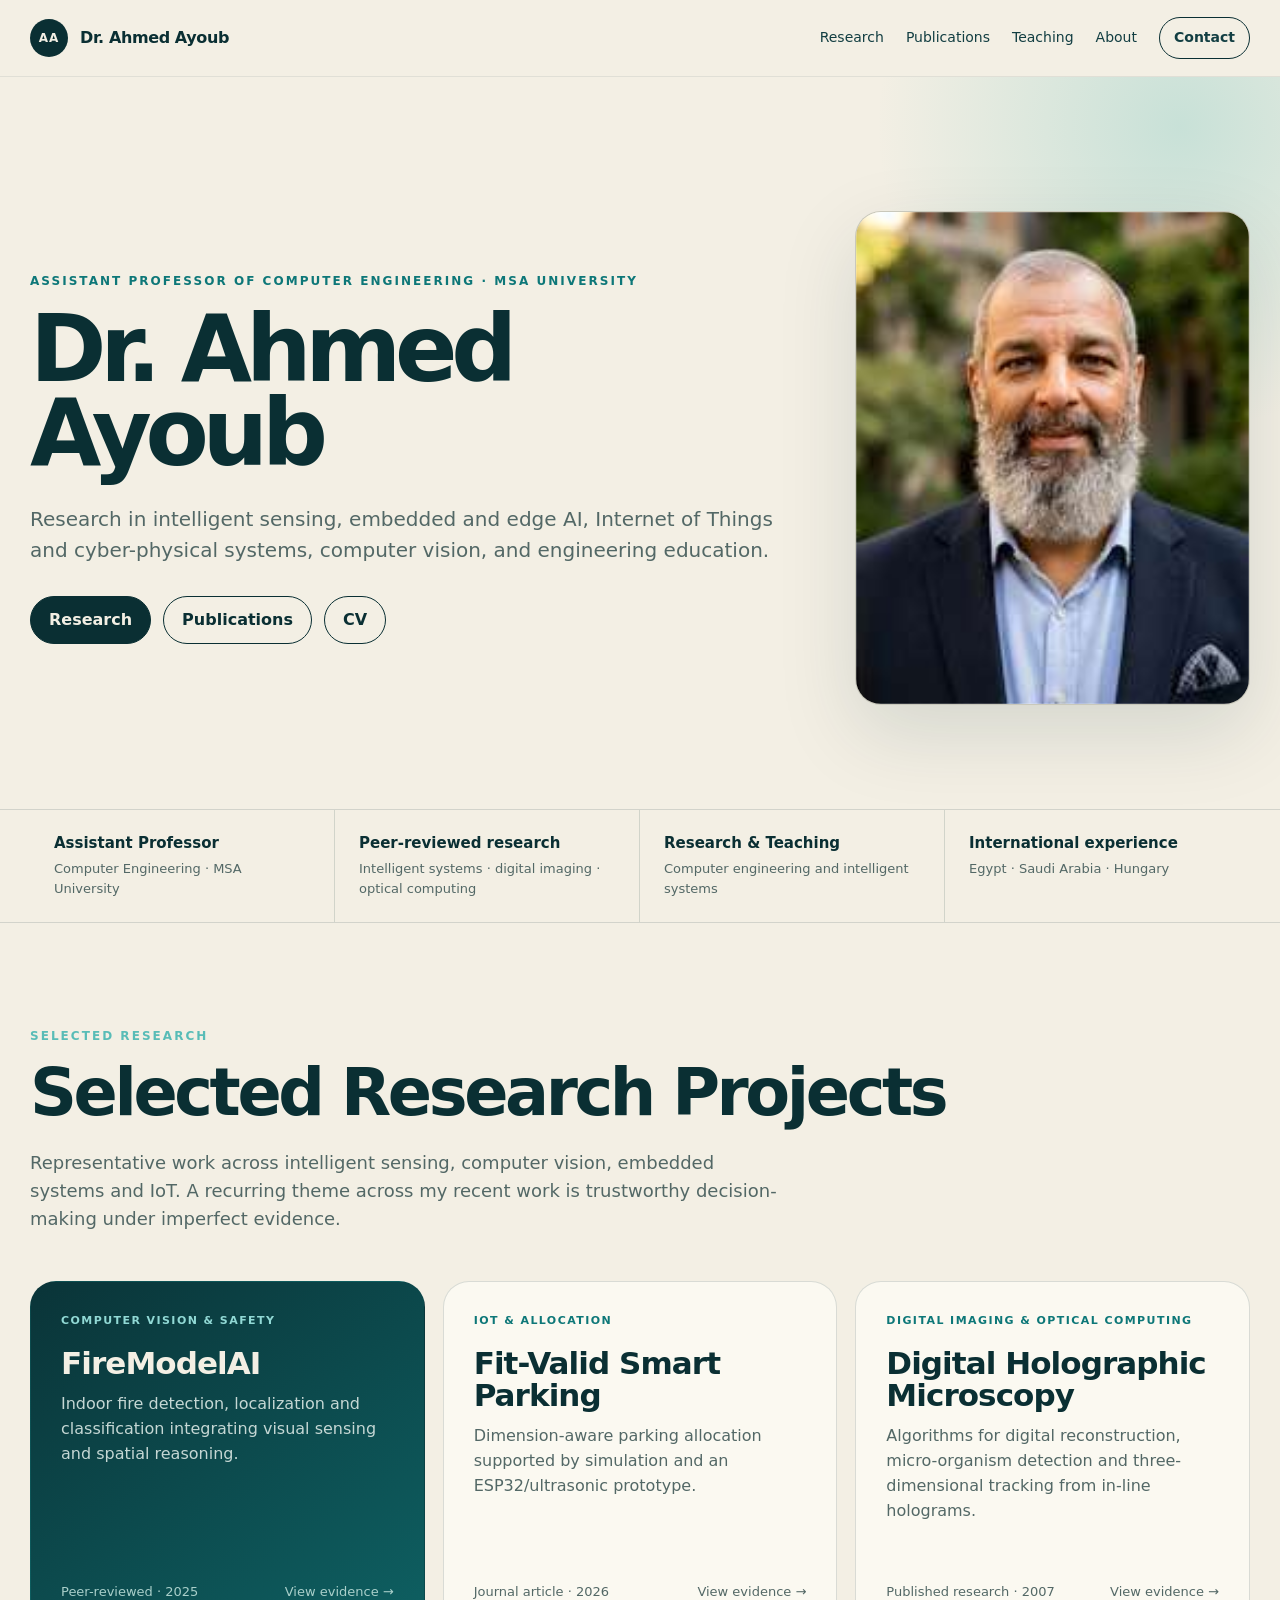
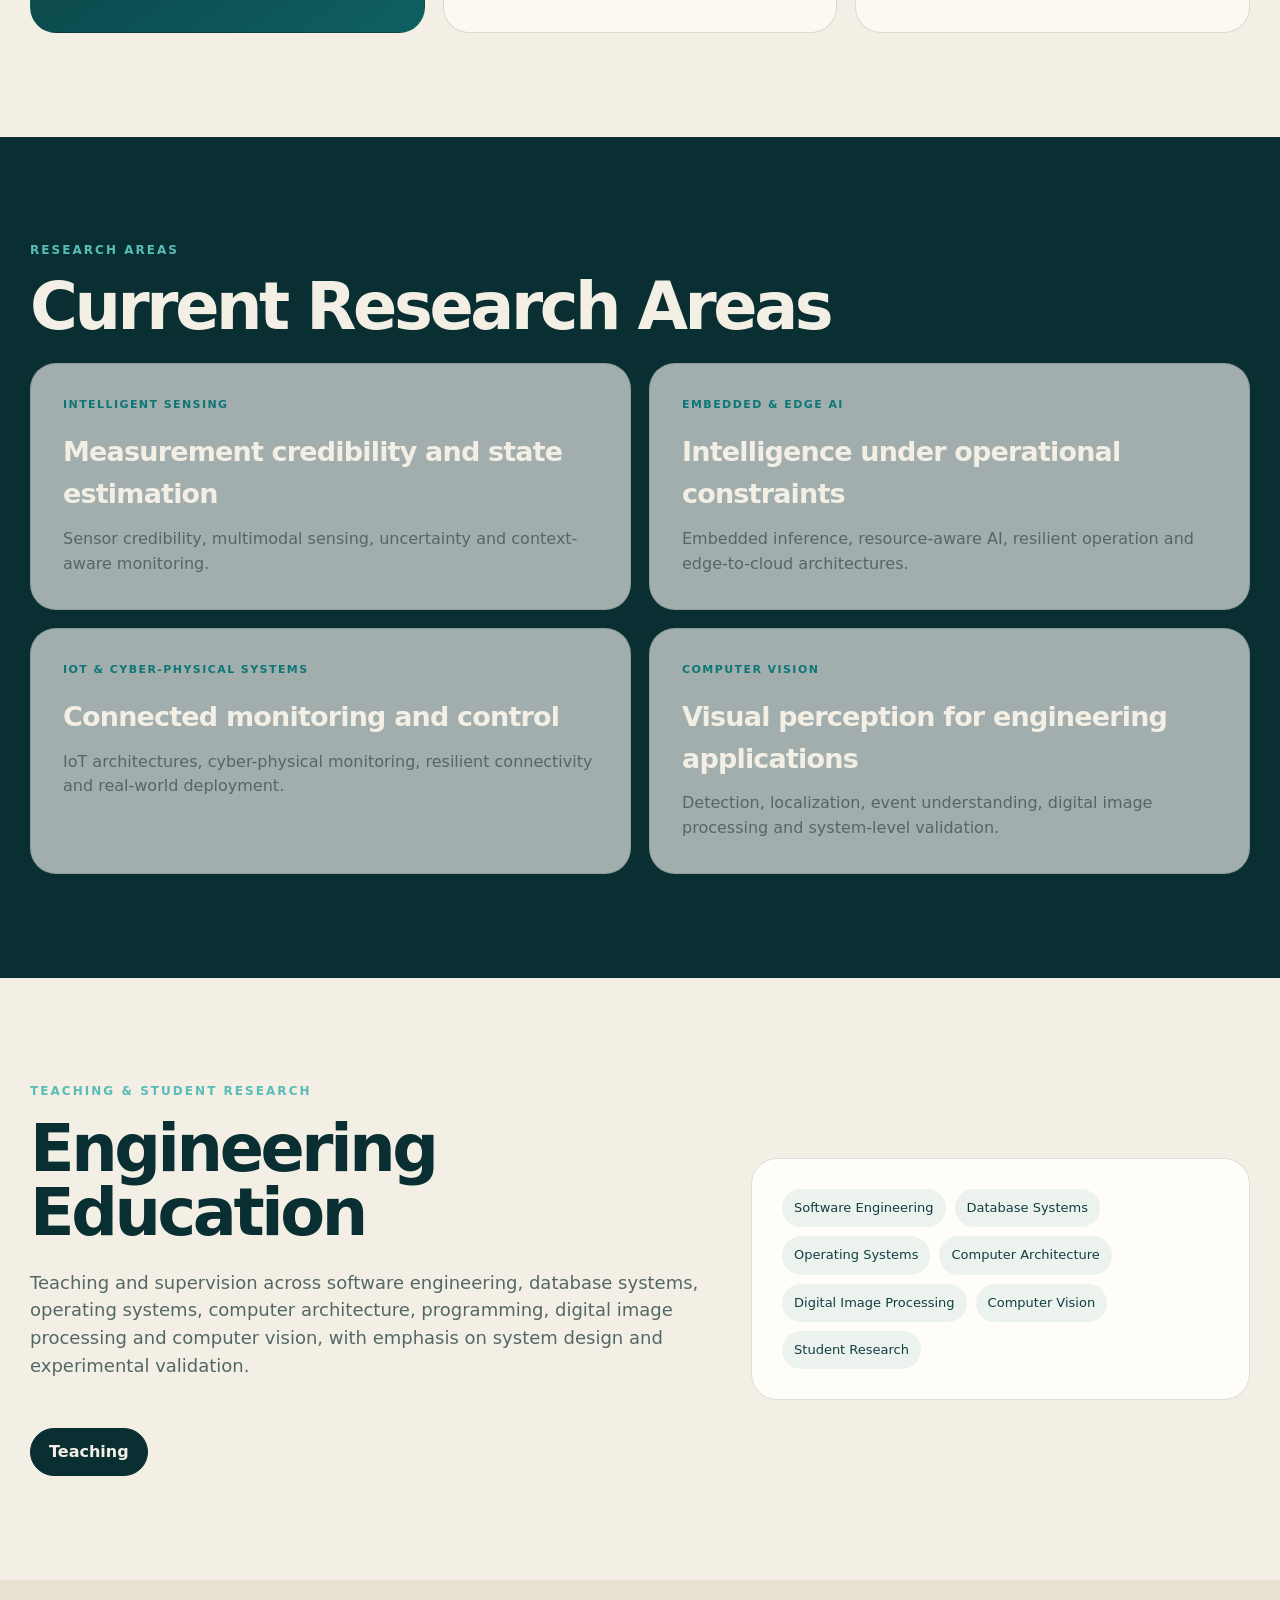
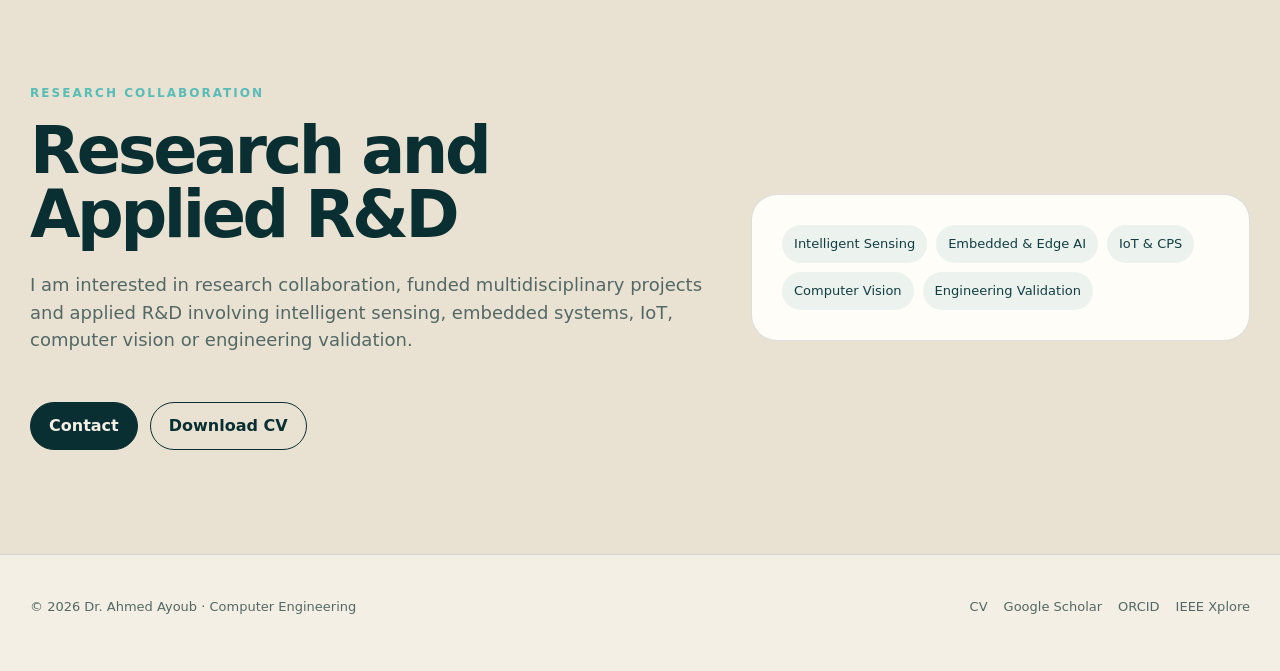
<file: index.html>
<!doctype html><html lang="en"><head><meta charset="utf-8"><meta name="viewport" content="width=device-width,initial-scale=1">
<title>Dr. Ahmed Ayoub — Computer Engineering | MSA University</title>
<meta name="description" content="Academic profile of Dr. Ahmed Ayoub, Assistant Professor of Computer Engineering at MSA University, Egypt. Research in intelligent sensing, embedded and edge AI, IoT and cyber-physical systems, computer vision, and engineering education.">
<meta name="author" content="Dr. Ahmed Ayoub"><meta name="robots" content="index,follow,max-image-preview:large">
<meta name="theme-color" content="#f3efe4"><link rel="icon" href="assets/favicon.svg"><link rel="stylesheet" href="styles.css"><link rel="stylesheet" href="accessibility.css">
<link rel="canonical" href="https://aayoubmsa.github.io/ahmed-ayoub-portfolio/">
<meta property="og:type" content="profile"><meta property="og:site_name" content="Dr. Ahmed Ayoub"><meta property="og:url" content="https://aayoubmsa.github.io/ahmed-ayoub-portfolio/"><meta property="og:title" content="Dr. Ahmed Ayoub — Computer Engineering | MSA University"><meta property="og:description" content="Assistant Professor of Computer Engineering at MSA University. Research in intelligent sensing, embedded and edge AI, IoT and cyber-physical systems, computer vision, and engineering education."><meta property="og:image" content="https://aayoubmsa.github.io/ahmed-ayoub-portfolio/assets/ahmed-ayoub-profile.jpg"><meta property="og:image:alt" content="Dr. Ahmed Ayoub">
<meta name="twitter:card" content="summary"><meta name="twitter:title" content="Dr. Ahmed Ayoub — Computer Engineering | MSA University"><meta name="twitter:description" content="Assistant Professor of Computer Engineering at MSA University. Research in intelligent sensing, embedded systems, IoT, computer vision and engineering education."><meta name="twitter:image" content="https://aayoubmsa.github.io/ahmed-ayoub-portfolio/assets/ahmed-ayoub-profile.jpg">
<script type="application/ld+json">{"@context":"https://schema.org","@graph":[{"@type":"ProfilePage","@id":"https://aayoubmsa.github.io/ahmed-ayoub-portfolio/#profile","url":"https://aayoubmsa.github.io/ahmed-ayoub-portfolio/","name":"Dr. Ahmed Ayoub — Computer Engineering","mainEntity":{"@id":"https://aayoubmsa.github.io/ahmed-ayoub-portfolio/#person"}},{"@type":"Person","@id":"https://aayoubmsa.github.io/ahmed-ayoub-portfolio/#person","name":"Ahmed Elsayed Ayoub","alternateName":["Dr. Ahmed Ayoub","Ahmed Ayoub","A. Ayoub"],"honorificPrefix":"Dr.","jobTitle":"Assistant Professor of Computer Engineering","url":"https://aayoubmsa.github.io/ahmed-ayoub-portfolio/","image":"https://aayoubmsa.github.io/ahmed-ayoub-portfolio/assets/ahmed-ayoub-profile.jpg","email":"mailto:aelsayedo@msa.edu.eg","affiliation":{"@type":"CollegeOrUniversity","name":"MSA University"},"knowsAbout":["Intelligent sensing","Embedded AI","Edge AI","Internet of Things","Cyber-physical systems","Computer vision","Engineering education"],"sameAs":["https://www.linkedin.com/in/dr-ahmed-ayoub","https://orcid.org/0009-0004-7895-3191","https://scholar.google.com/citations?user=xIUPsc8AAAAJ&hl=en","https://ieeexplore.ieee.org/author/436556479741036","https://github.com/aayoubMSA"]}]}</script>
</head><body><a class="skip" href="#main">Skip to content</a>
<header class="nav"><div class="wrap navin"><a class="brand" href="index.html"><span class="mark">AA</span><span>Dr. Ahmed Ayoub</span></a><button class="menu" aria-expanded="false" aria-label="Open navigation">Menu</button><nav class="links"><a href="research.html">Research</a><a href="publications.html">Publications</a><a href="teaching.html">Teaching</a><a href="about.html">About</a><a class="navcta" href="about.html#contact">Contact</a></nav></div></header>
<main id="main">
<section class="hero"><div class="wrap hero-grid"><div><div class="eyebrow">Assistant Professor of Computer Engineering · MSA University</div><h1>Dr. Ahmed Ayoub</h1><p class="lead">Research in intelligent sensing, embedded and edge AI, Internet of Things and cyber-physical systems, computer vision, and engineering education.</p><div class="actions"><a class="btn primary" href="research.html">Research</a><a class="btn ghost" href="publications.html">Publications</a><a class="btn ghost" href="cv.pdf" target="_blank" rel="noreferrer">CV</a></div></div><div class="hero-side"><figure class="hero-portrait"><img src="assets/ahmed-ayoub-profile.jpg?v=20260823-verified" alt="Dr. Ahmed Ayoub" width="180" height="225" decoding="async" fetchpriority="high"></figure></div></div></section>
<section class="proofbar"><div class="wrap proofgrid"><div class="proof"><strong>Assistant Professor</strong><span>Computer Engineering · MSA University</span></div><div class="proof"><strong>Peer-reviewed research</strong><span>Intelligent systems · digital imaging · optical computing</span></div><div class="proof"><strong>Research &amp; Teaching</strong><span>Computer engineering and intelligent systems</span></div><div class="proof"><strong>International experience</strong><span>Egypt · Saudi Arabia · Hungary</span></div></div></section>
<section class="section"><div class="wrap"><div class="kicker">Selected Research</div><h2>Selected Research Projects</h2><p class="section-intro">Representative work across intelligent sensing, computer vision, embedded systems and IoT. A recurring theme across my recent work is trustworthy decision-making under imperfect evidence.</p><div class="cards"><a class="card featured" href="firemodelai.html"><div><div class="tag">Computer vision &amp; safety</div><h3>FireModelAI</h3><p>Indoor fire detection, localization and classification integrating visual sensing and spatial reasoning.</p></div><div class="meta"><span>Peer-reviewed · 2025</span><span>View evidence →</span></div></a><a class="card" href="smart-parking.html"><div><div class="tag">IoT &amp; allocation</div><h3>Fit-Valid Smart Parking</h3><p>Dimension-aware parking allocation supported by simulation and an ESP32/ultrasonic prototype.</p></div><div class="meta"><span>Journal article · 2026</span><span>View evidence →</span></div></a><a class="card" href="digital-holography.html"><div><div class="tag">Digital imaging &amp; optical computing</div><h3>Digital Holographic Microscopy</h3><p>Algorithms for digital reconstruction, micro-organism detection and three-dimensional tracking from in-line holograms.</p></div><div class="meta"><span>Published research · 2007</span><span>View evidence →</span></div></a></div></div></section>
<section class="section dark"><div class="wrap"><div class="kicker">Research Areas</div><h2>Current Research Areas</h2><div class="theme-grid"><div class="theme"><div class="tag">Intelligent Sensing</div><h3>Measurement credibility and state estimation</h3><p>Sensor credibility, multimodal sensing, uncertainty and context-aware monitoring.</p></div><div class="theme"><div class="tag">Embedded &amp; Edge AI</div><h3>Intelligence under operational constraints</h3><p>Embedded inference, resource-aware AI, resilient operation and edge-to-cloud architectures.</p></div><div class="theme"><div class="tag">IoT &amp; Cyber-Physical Systems</div><h3>Connected monitoring and control</h3><p>IoT architectures, cyber-physical monitoring, resilient connectivity and real-world deployment.</p></div><div class="theme"><div class="tag">Computer Vision</div><h3>Visual perception for engineering applications</h3><p>Detection, localization, event understanding, digital image processing and system-level validation.</p></div></div></div></section>
<section class="section"><div class="wrap cta-band"><div><div class="kicker">Teaching &amp; Student Research</div><h2>Engineering Education</h2><p class="section-intro">Teaching and supervision across software engineering, database systems, operating systems, computer architecture, programming, digital image processing and computer vision, with emphasis on system design and experimental validation.</p><a class="btn primary" href="teaching.html">Teaching</a></div><div class="panel"><div class="pills"><span class="pill">Software Engineering</span><span class="pill">Database Systems</span><span class="pill">Operating Systems</span><span class="pill">Computer Architecture</span><span class="pill">Digital Image Processing</span><span class="pill">Computer Vision</span><span class="pill">Student Research</span></div></div></div></section>
<section class="section soft"><div class="wrap cta-band"><div><div class="kicker">Research Collaboration</div><h2>Research and Applied R&amp;D</h2><p class="section-intro">I am interested in research collaboration, funded multidisciplinary projects and applied R&amp;D involving intelligent sensing, embedded systems, IoT, computer vision or engineering validation.</p><div class="actions"><a class="btn primary" href="about.html#contact">Contact</a><a class="btn ghost" href="cv.pdf" target="_blank" rel="noreferrer">Download CV</a></div></div><div class="panel"><div class="pills"><span class="pill">Intelligent Sensing</span><span class="pill">Embedded &amp; Edge AI</span><span class="pill">IoT &amp; CPS</span><span class="pill">Computer Vision</span><span class="pill">Engineering Validation</span></div></div></div></section>
</main><footer class="footer"><div class="wrap footergrid"><span>© 2026 Dr. Ahmed Ayoub · Computer Engineering</span><div class="footerlinks"><a href="cv.pdf" target="_blank" rel="noreferrer">CV</a><a target="_blank" rel="noreferrer" href="https://scholar.google.com/citations?user=xIUPsc8AAAAJ&hl=en">Google Scholar</a><a target="_blank" rel="noreferrer" href="https://orcid.org/0009-0004-7895-3191">ORCID</a><a target="_blank" rel="noreferrer" href="https://ieeexplore.ieee.org/author/436556479741036">IEEE Xplore</a></div></div></footer><script src="site.js"></script></body></html>
</file>
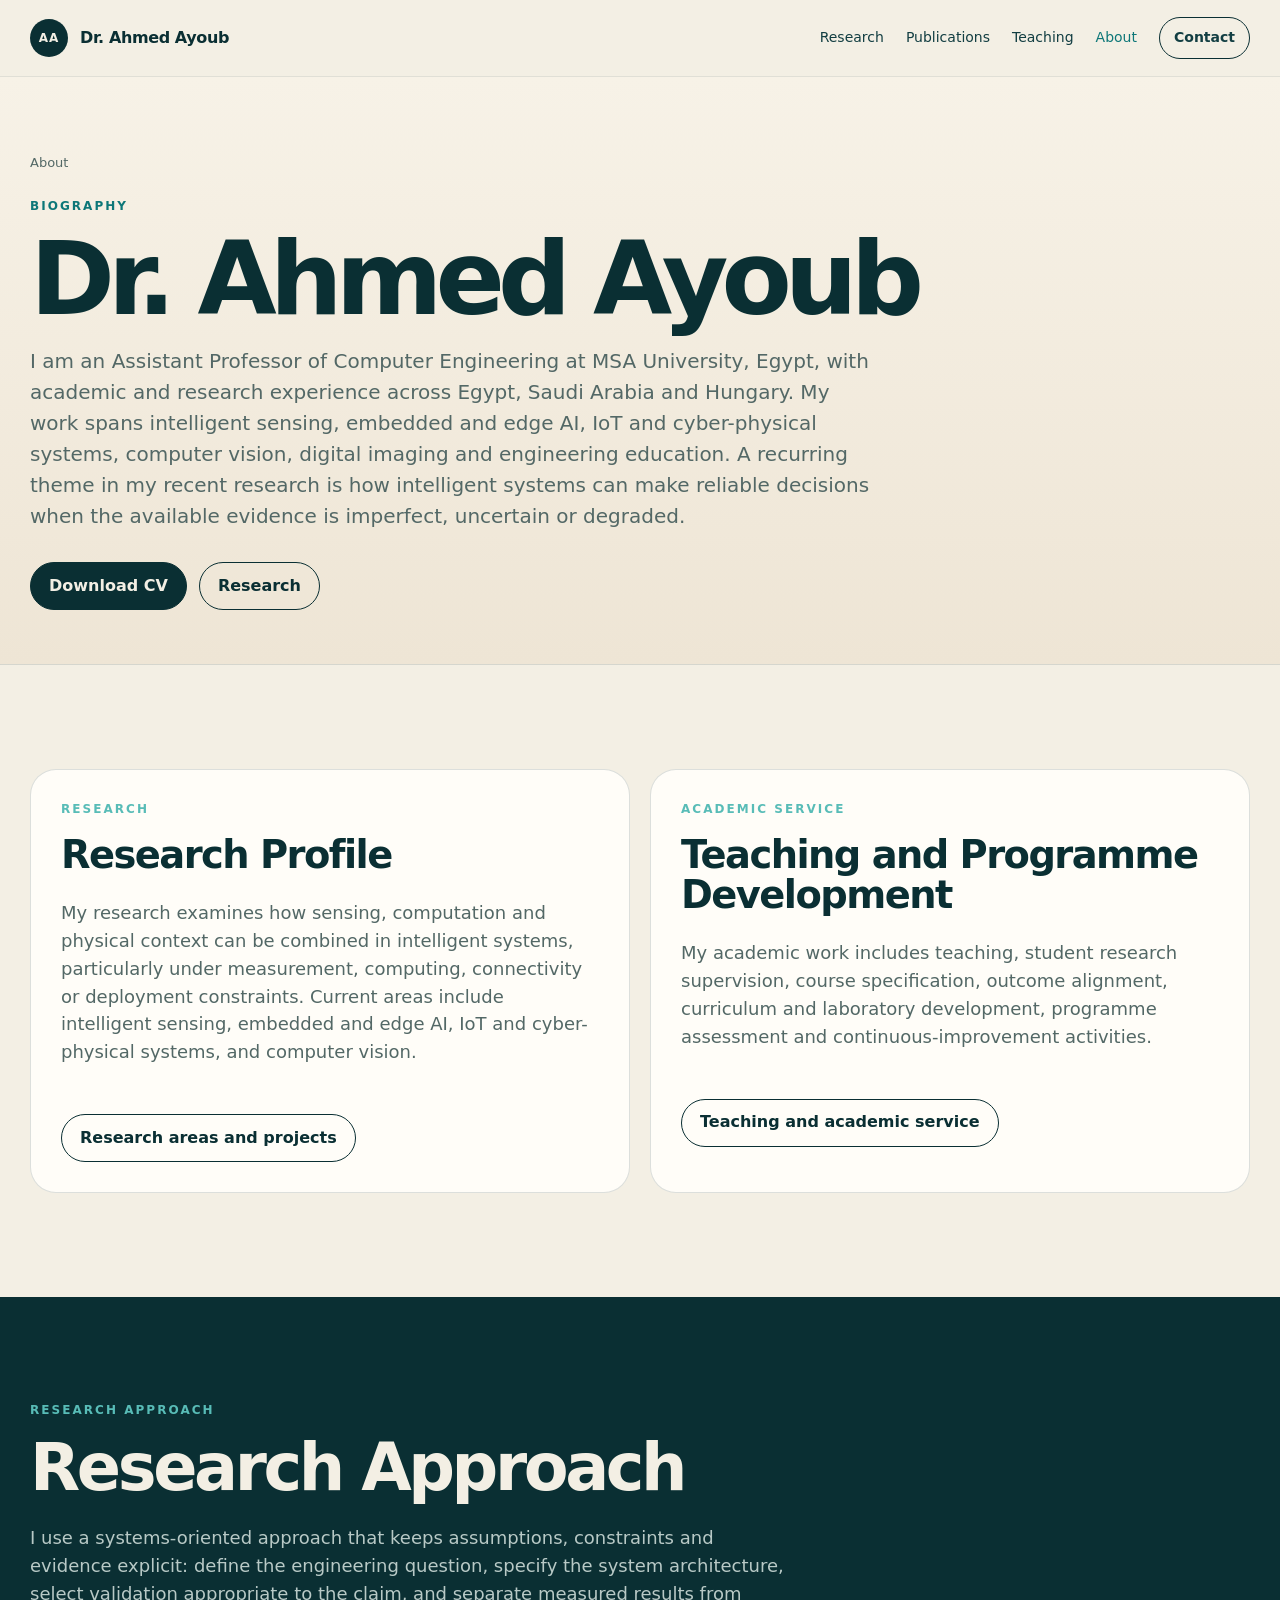
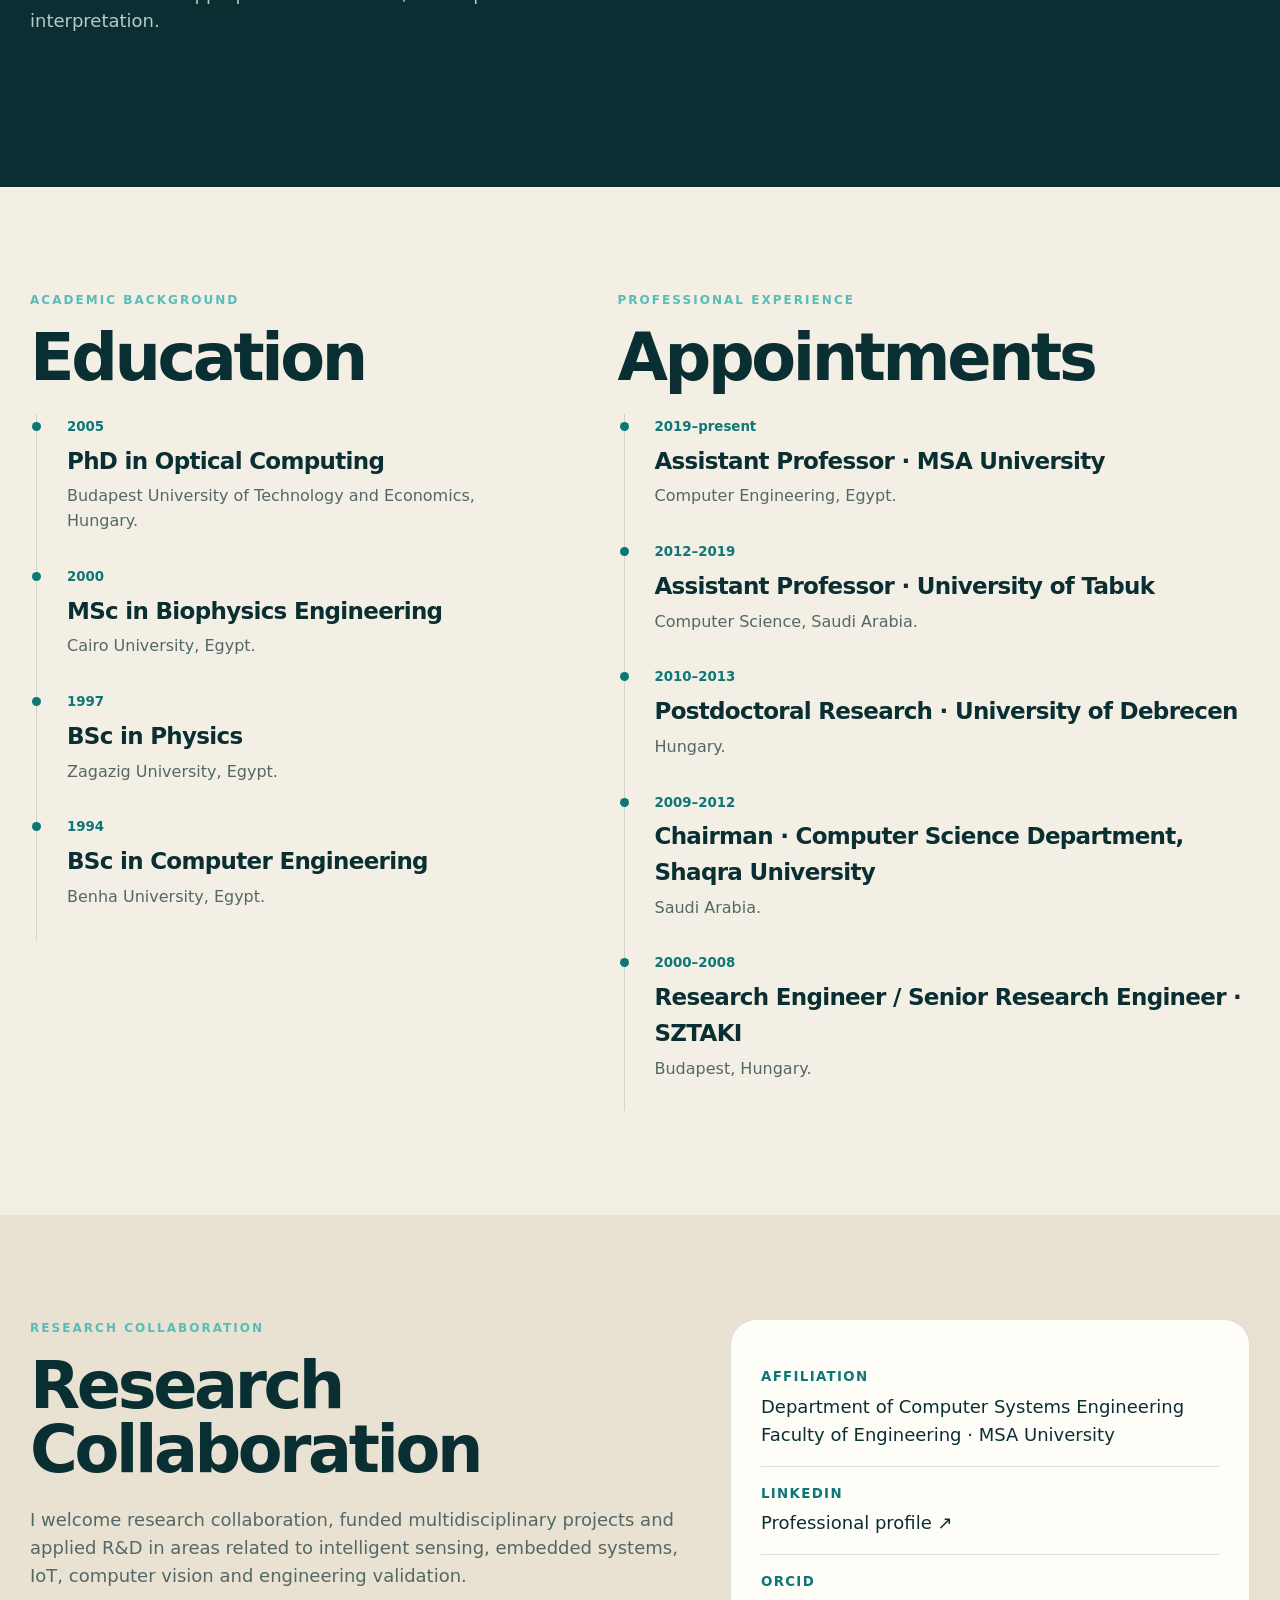
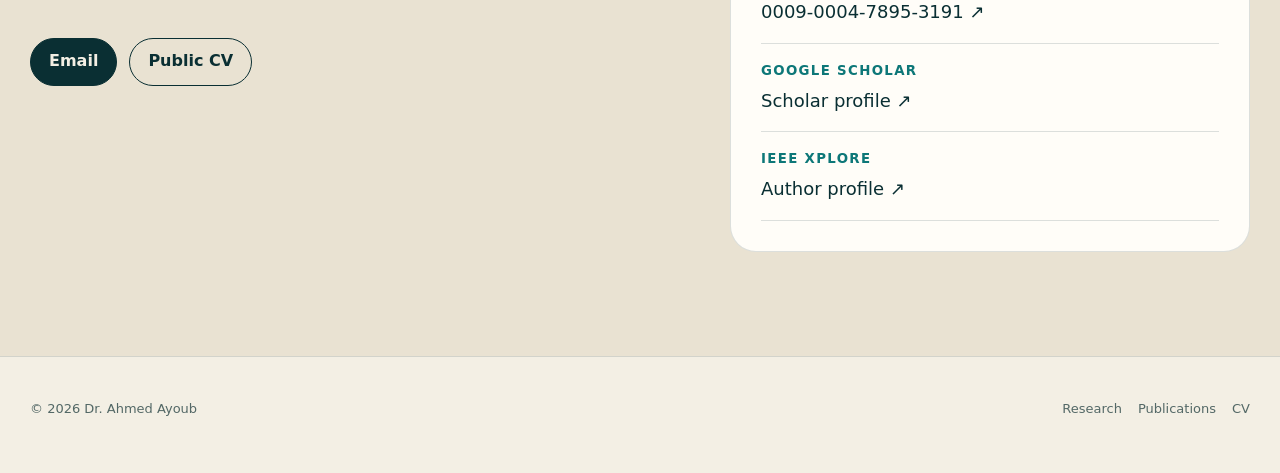
<file: about.html>
<!doctype html><html lang="en"><head><meta charset="utf-8"><meta name="viewport" content="width=device-width,initial-scale=1"><title>About — Dr. Ahmed Ayoub</title><meta name="description" content="Biography, academic background, appointments and research collaboration information for Dr. Ahmed Ayoub."><link rel="icon" href="assets/favicon.svg"><link rel="stylesheet" href="styles.css"><link rel="stylesheet" href="accessibility.css"><link rel="canonical" href="https://aayoubmsa.github.io/ahmed-ayoub-portfolio/about.html"><meta property="og:type" content="profile"><meta property="og:site_name" content="Dr. Ahmed Ayoub"><meta property="og:url" content="https://aayoubmsa.github.io/ahmed-ayoub-portfolio/about.html"><meta property="og:title" content="About — Dr. Ahmed Ayoub"><meta property="og:description" content="Assistant Professor of Computer Engineering at MSA University with academic and research experience across Egypt, Saudi Arabia and Hungary."><meta property="og:image" content="https://aayoubmsa.github.io/ahmed-ayoub-portfolio/assets/ahmed-ayoub-profile.jpg"><meta name="twitter:card" content="summary"><meta name="twitter:title" content="About — Dr. Ahmed Ayoub"><meta name="twitter:description" content="Academic background, appointments and collaboration profile."><meta name="twitter:image" content="https://aayoubmsa.github.io/ahmed-ayoub-portfolio/assets/ahmed-ayoub-profile.jpg"></head><body><a class="skip" href="#main">Skip to content</a>
<header class="nav"><div class="wrap navin"><a class="brand" href="index.html"><span class="mark">AA</span><span>Dr. Ahmed Ayoub</span></a><button class="menu" aria-expanded="false" aria-label="Open navigation">Menu</button><nav class="links"><a href="research.html">Research</a><a href="publications.html">Publications</a><a href="teaching.html">Teaching</a><a aria-current="page" href="about.html">About</a><a class="navcta" href="#contact">Contact</a></nav></div></header>
<main id="main">
<section class="pagehero"><div class="wrap"><div class="bread">About</div><div class="eyebrow">Biography</div><h1>Dr. Ahmed Ayoub</h1><p class="lead">I am an Assistant Professor of Computer Engineering at MSA University, Egypt, with academic and research experience across Egypt, Saudi Arabia and Hungary. My work spans intelligent sensing, embedded and edge AI, IoT and cyber-physical systems, computer vision, digital imaging and engineering education. A recurring theme in my recent research is how intelligent systems can make reliable decisions when the available evidence is imperfect, uncertain or degraded.</p><div class="actions"><a class="btn primary" href="cv.pdf" target="_blank" rel="noreferrer">Download CV</a><a class="btn ghost" href="research.html">Research</a></div></div></section>
<section class="section"><div class="wrap twocol"><div class="panel"><div class="kicker">Research</div><h2>Research Profile</h2><p class="section-intro">My research examines how sensing, computation and physical context can be combined in intelligent systems, particularly under measurement, computing, connectivity or deployment constraints. Current areas include intelligent sensing, embedded and edge AI, IoT and cyber-physical systems, and computer vision.</p><a class="btn ghost" href="research.html">Research areas and projects</a></div><div class="panel"><div class="kicker">Academic Service</div><h2>Teaching and Programme Development</h2><p class="section-intro">My academic work includes teaching, student research supervision, course specification, outcome alignment, curriculum and laboratory development, programme assessment and continuous-improvement activities.</p><a class="btn ghost" href="teaching.html">Teaching and academic service</a></div></div></section>
<section class="section dark"><div class="wrap"><div class="kicker">Research Approach</div><h2>Research Approach</h2><p class="section-intro">I use a systems-oriented approach that keeps assumptions, constraints and evidence explicit: define the engineering question, specify the system architecture, select validation appropriate to the claim, and separate measured results from interpretation.</p></div></section>
<section class="section"><div class="wrap method"><div><div class="kicker">Academic Background</div><h2>Education</h2><div class="timeline"><div class="role"><small>2005</small><h3>PhD in Optical Computing</h3><p>Budapest University of Technology and Economics, Hungary.</p></div><div class="role"><small>2000</small><h3>MSc in Biophysics Engineering</h3><p>Cairo University, Egypt.</p></div><div class="role"><small>1997</small><h3>BSc in Physics</h3><p>Zagazig University, Egypt.</p></div><div class="role"><small>1994</small><h3>BSc in Computer Engineering</h3><p>Benha University, Egypt.</p></div></div></div><div><div class="kicker">Professional Experience</div><h2>Appointments</h2><div class="timeline"><div class="role"><small>2019–present</small><h3>Assistant Professor · MSA University</h3><p>Computer Engineering, Egypt.</p></div><div class="role"><small>2012–2019</small><h3>Assistant Professor · University of Tabuk</h3><p>Computer Science, Saudi Arabia.</p></div><div class="role"><small>2010–2013</small><h3>Postdoctoral Research · University of Debrecen</h3><p>Hungary.</p></div><div class="role"><small>2009–2012</small><h3>Chairman · Computer Science Department, Shaqra University</h3><p>Saudi Arabia.</p></div><div class="role"><small>2000–2008</small><h3>Research Engineer / Senior Research Engineer · SZTAKI</h3><p>Budapest, Hungary.</p></div></div></div></div></section>
<section class="section soft" id="contact"><div class="wrap contact-grid"><div><div class="kicker">Research Collaboration</div><h2>Research Collaboration</h2><p class="section-intro">I welcome research collaboration, funded multidisciplinary projects and applied R&amp;D in areas related to intelligent sensing, embedded systems, IoT, computer vision and engineering validation.</p><div class="actions"><a class="btn primary" href="mailto:aelsayedo@msa.edu.eg">Email</a><a class="btn ghost" href="cv.pdf" target="_blank" rel="noreferrer">Public CV</a></div></div><div class="panel"><div class="contact-item"><small>Affiliation</small><span>Department of Computer Systems Engineering<br>Faculty of Engineering · MSA University</span></div><div class="contact-item"><small>LinkedIn</small><a target="_blank" rel="noreferrer" href="https://www.linkedin.com/in/dr-ahmed-ayoub">Professional profile ↗</a></div><div class="contact-item"><small>ORCID</small><a target="_blank" rel="noreferrer" href="https://orcid.org/0009-0004-7895-3191">0009-0004-7895-3191 ↗</a></div><div class="contact-item"><small>Google Scholar</small><a target="_blank" rel="noreferrer" href="https://scholar.google.com/citations?user=xIUPsc8AAAAJ&hl=en">Scholar profile ↗</a></div><div class="contact-item"><small>IEEE Xplore</small><a target="_blank" rel="noreferrer" href="https://ieeexplore.ieee.org/author/436556479741036">Author profile ↗</a></div></div></div></section>
</main><footer class="footer"><div class="wrap footergrid"><span>© 2026 Dr. Ahmed Ayoub</span><div class="footerlinks"><a href="research.html">Research</a><a href="publications.html">Publications</a><a href="cv.pdf" target="_blank" rel="noreferrer">CV</a></div></div></footer><script src="site.js"></script></body></html>
</file>
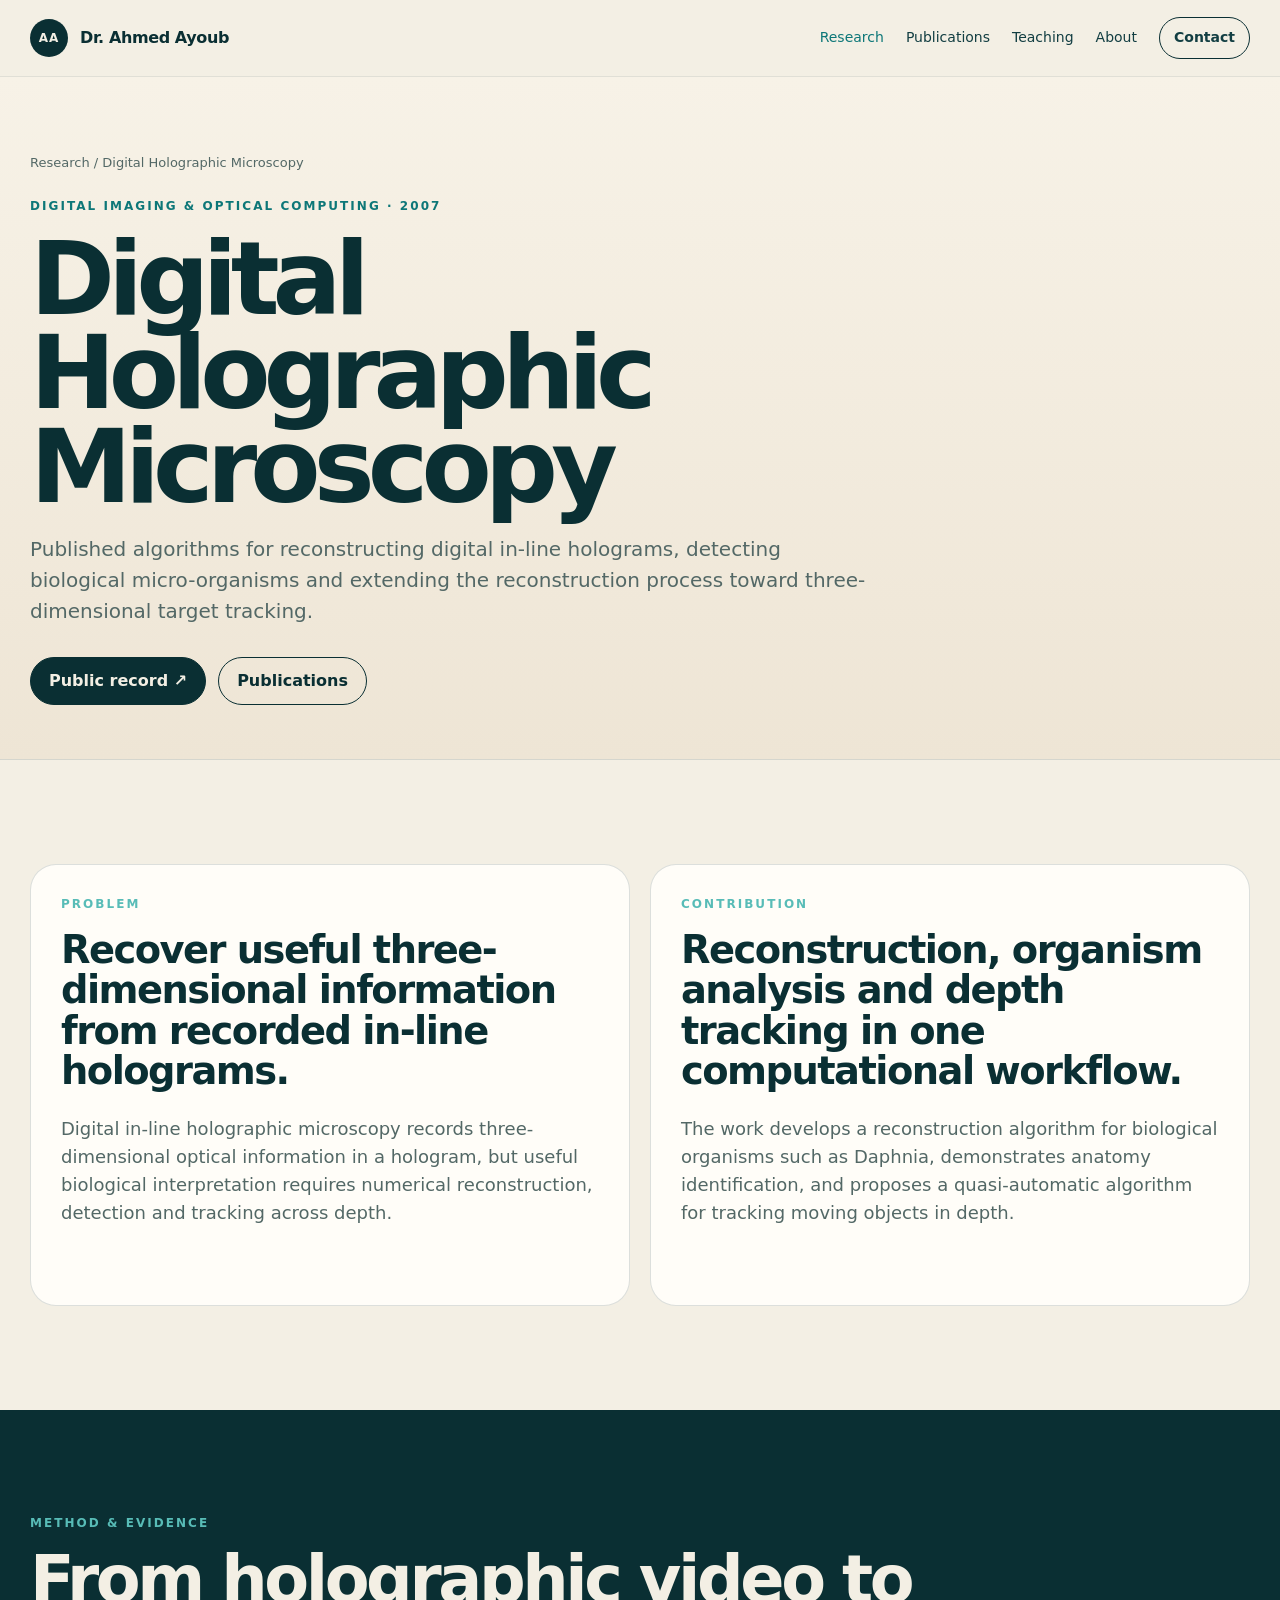
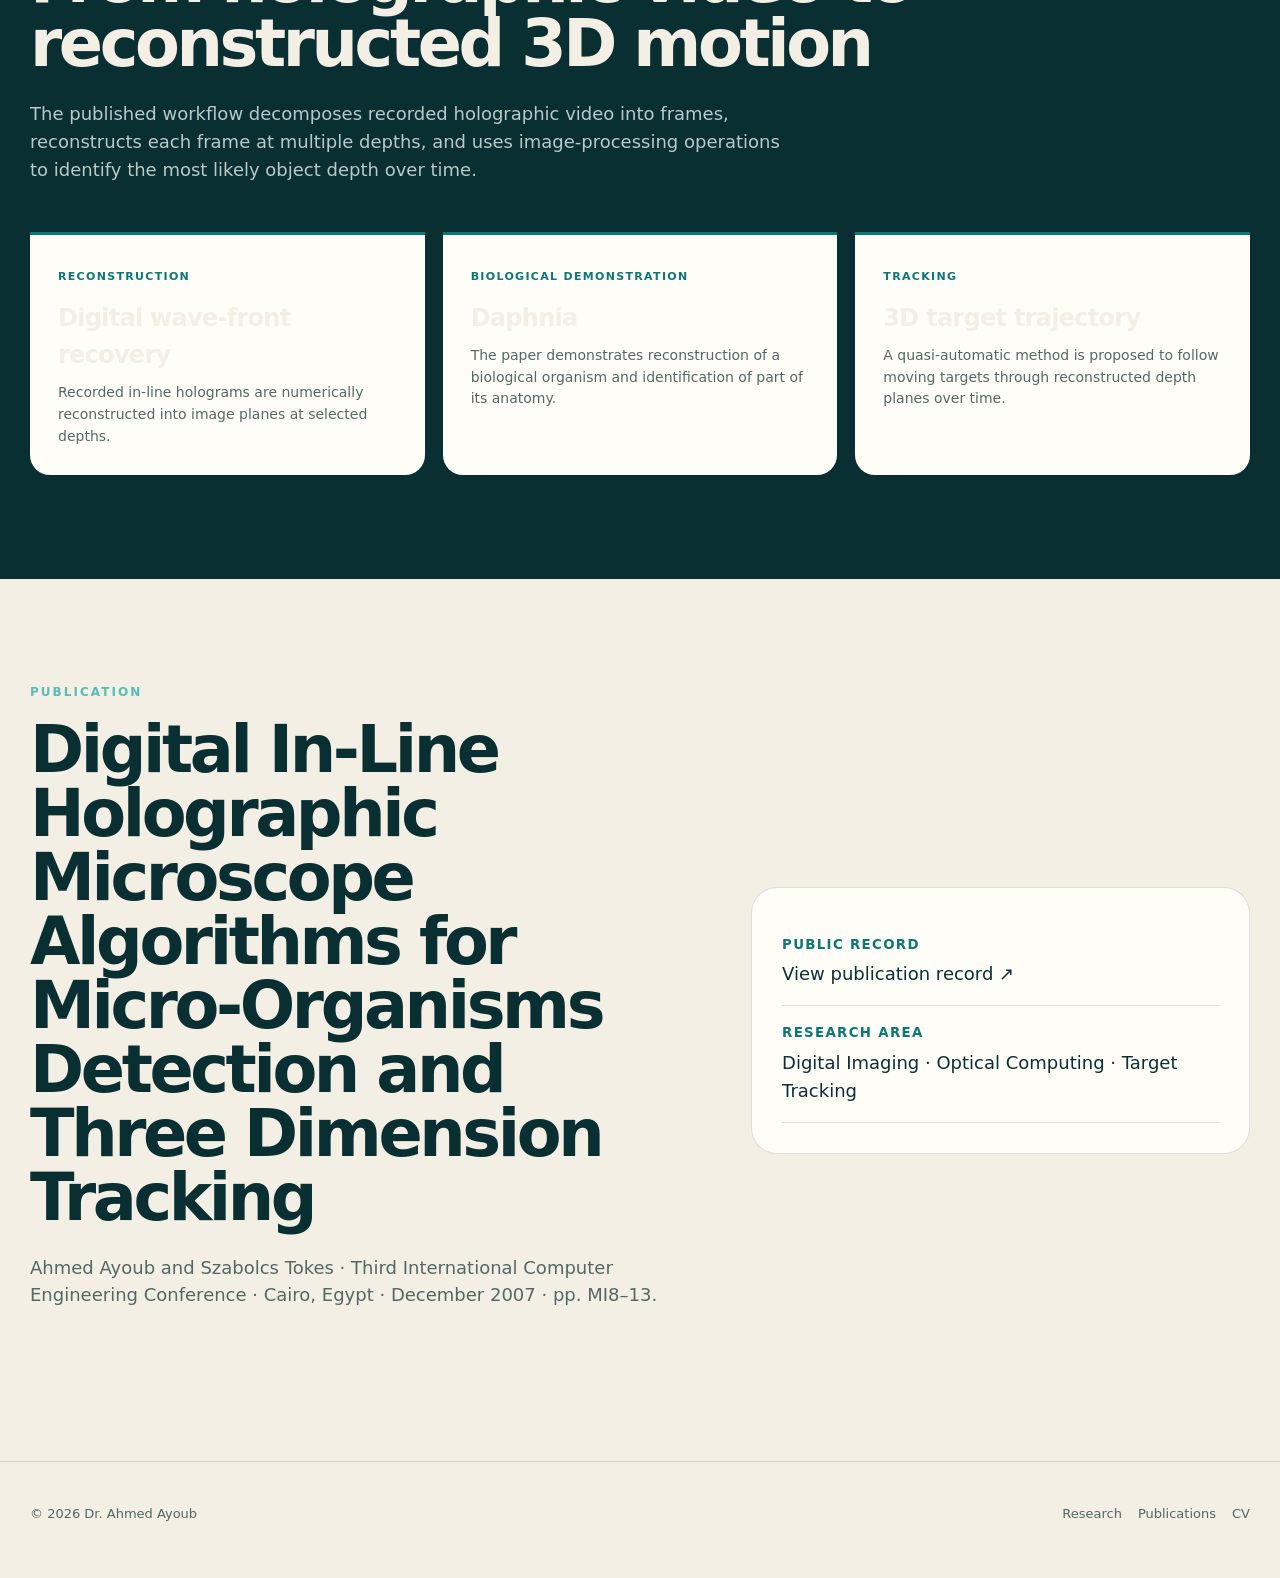
<file: digital-holography.html>
<!doctype html><html lang="en"><head><meta charset="utf-8"><meta name="viewport" content="width=device-width,initial-scale=1"><title>Digital Holographic Microscopy Research | Dr. Ahmed Ayoub</title><meta name="description" content="Evidence page for Dr. Ahmed Ayoub's published work on digital in-line holographic microscopy, micro-organism detection and three-dimensional tracking."><meta name="author" content="Dr. Ahmed Ayoub"><meta name="robots" content="index,follow,max-image-preview:large"><link rel="icon" href="assets/favicon.svg"><link rel="stylesheet" href="styles.css"><link rel="stylesheet" href="accessibility.css"><link rel="canonical" href="https://aayoubmsa.github.io/ahmed-ayoub-portfolio/digital-holography.html"><meta property="og:type" content="article"><meta property="og:site_name" content="Dr. Ahmed Ayoub"><meta property="og:url" content="https://aayoubmsa.github.io/ahmed-ayoub-portfolio/digital-holography.html"><meta property="og:title" content="Digital Holographic Microscopy Research | Dr. Ahmed Ayoub"><meta property="og:description" content="Published work on digital reconstruction, biological micro-organism detection and three-dimensional tracking from in-line holograms."><meta property="og:image" content="https://aayoubmsa.github.io/ahmed-ayoub-portfolio/assets/ahmed-ayoub-profile.jpg"><meta name="twitter:card" content="summary"><meta name="twitter:title" content="Digital Holographic Microscopy Research | Dr. Ahmed Ayoub"><meta name="twitter:description" content="Evidence page for digital in-line holographic microscopy research."><meta name="twitter:image" content="https://aayoubmsa.github.io/ahmed-ayoub-portfolio/assets/ahmed-ayoub-profile.jpg"><script type="application/ld+json">{"@context":"https://schema.org","@type":"ScholarlyArticle","headline":"Digital In-Line Holographic Microscope Algorithms for Micro-Organisms Detection and Three Dimension Tracking","name":"Digital In-Line Holographic Microscope Algorithms for Micro-Organisms Detection and Three Dimension Tracking","datePublished":"2007","url":"https://aayoubmsa.github.io/ahmed-ayoub-portfolio/digital-holography.html","mainEntityOfPage":"https://aayoubmsa.github.io/ahmed-ayoub-portfolio/digital-holography.html","sameAs":"https://www.researchgate.net/publication/258108452_Digital_In-Line_Holographic_Microscope_Algorithms_for_Micro-Organisms_Detection_and_Three_Dimension_Tracking","author":[{"@type":"Person","name":"Ahmed Ayoub","url":"https://aayoubmsa.github.io/ahmed-ayoub-portfolio/","sameAs":"https://orcid.org/0009-0004-7895-3191"},{"@type":"Person","name":"Szabolcs Tokes"}],"isPartOf":{"@type":"Book","name":"Proceedings of the Third International Computer Engineering Conference"},"pagination":"MI8-13","about":["Digital holographic microscopy","Digital imaging","Optical computing","Three-dimensional target tracking"]}</script></head><body><a class="skip" href="#main">Skip to content</a>
<header class="nav"><div class="wrap navin"><a class="brand" href="index.html"><span class="mark">AA</span><span>Dr. Ahmed Ayoub</span></a><button class="menu" aria-expanded="false" aria-label="Open navigation">Menu</button><nav class="links"><a aria-current="page" href="research.html">Research</a><a href="publications.html">Publications</a><a href="teaching.html">Teaching</a><a href="about.html">About</a><a class="navcta" href="about.html#contact">Contact</a></nav></div></header>
<main id="main"><section class="pagehero"><div class="wrap"><div class="bread"><a href="research.html">Research</a> / Digital Holographic Microscopy</div><div class="eyebrow">Digital Imaging &amp; Optical Computing · 2007</div><h1>Digital Holographic Microscopy</h1><p class="lead">Published algorithms for reconstructing digital in-line holograms, detecting biological micro-organisms and extending the reconstruction process toward three-dimensional target tracking.</p><div class="actions"><a class="btn primary" target="_blank" rel="noreferrer" href="https://www.researchgate.net/publication/258108452_Digital_In-Line_Holographic_Microscope_Algorithms_for_Micro-Organisms_Detection_and_Three_Dimension_Tracking">Public record ↗</a><a class="btn ghost" href="publications.html">Publications</a></div></div></section>
<section class="section"><div class="wrap twocol"><div class="panel"><div class="kicker">Problem</div><h2>Recover useful three-dimensional information from recorded in-line holograms.</h2><p class="section-intro">Digital in-line holographic microscopy records three-dimensional optical information in a hologram, but useful biological interpretation requires numerical reconstruction, detection and tracking across depth.</p></div><div class="panel"><div class="kicker">Contribution</div><h2>Reconstruction, organism analysis and depth tracking in one computational workflow.</h2><p class="section-intro">The work develops a reconstruction algorithm for biological organisms such as Daphnia, demonstrates anatomy identification, and proposes a quasi-automatic algorithm for tracking moving objects in depth.</p></div></div></section>
<section class="section dark"><div class="wrap"><div class="kicker">Method &amp; Evidence</div><h2>From holographic video to reconstructed 3D motion</h2><p class="section-intro">The published workflow decomposes recorded holographic video into frames, reconstructs each frame at multiple depths, and uses image-processing operations to identify the most likely object depth over time.</p><div class="evidence"><div class="ev"><b>Reconstruction</b><h3>Digital wave-front recovery</h3><p>Recorded in-line holograms are numerically reconstructed into image planes at selected depths.</p></div><div class="ev"><b>Biological demonstration</b><h3>Daphnia</h3><p>The paper demonstrates reconstruction of a biological organism and identification of part of its anatomy.</p></div><div class="ev"><b>Tracking</b><h3>3D target trajectory</h3><p>A quasi-automatic method is proposed to follow moving targets through reconstructed depth planes over time.</p></div></div></div></section>
<section class="section"><div class="wrap cta-band"><div><div class="kicker">Publication</div><h2>Digital In-Line Holographic Microscope Algorithms for Micro-Organisms Detection and Three Dimension Tracking</h2><p class="section-intro">Ahmed Ayoub and Szabolcs Tokes · Third International Computer Engineering Conference · Cairo, Egypt · December 2007 · pp. MI8–13.</p></div><div class="panel"><div class="contact-item"><small>Public record</small><a target="_blank" rel="noreferrer" href="https://www.researchgate.net/publication/258108452_Digital_In-Line_Holographic_Microscope_Algorithms_for_Micro-Organisms_Detection_and_Three_Dimension_Tracking">View publication record ↗</a></div><div class="contact-item"><small>Research area</small><span>Digital Imaging · Optical Computing · Target Tracking</span></div></div></div></section></main>
<footer class="footer"><div class="wrap footergrid"><span>© 2026 Dr. Ahmed Ayoub</span><div class="footerlinks"><a href="research.html">Research</a><a href="publications.html">Publications</a><a href="cv.pdf" target="_blank" rel="noreferrer">CV</a></div></div></footer><script src="site.js"></script></body></html>
</file>
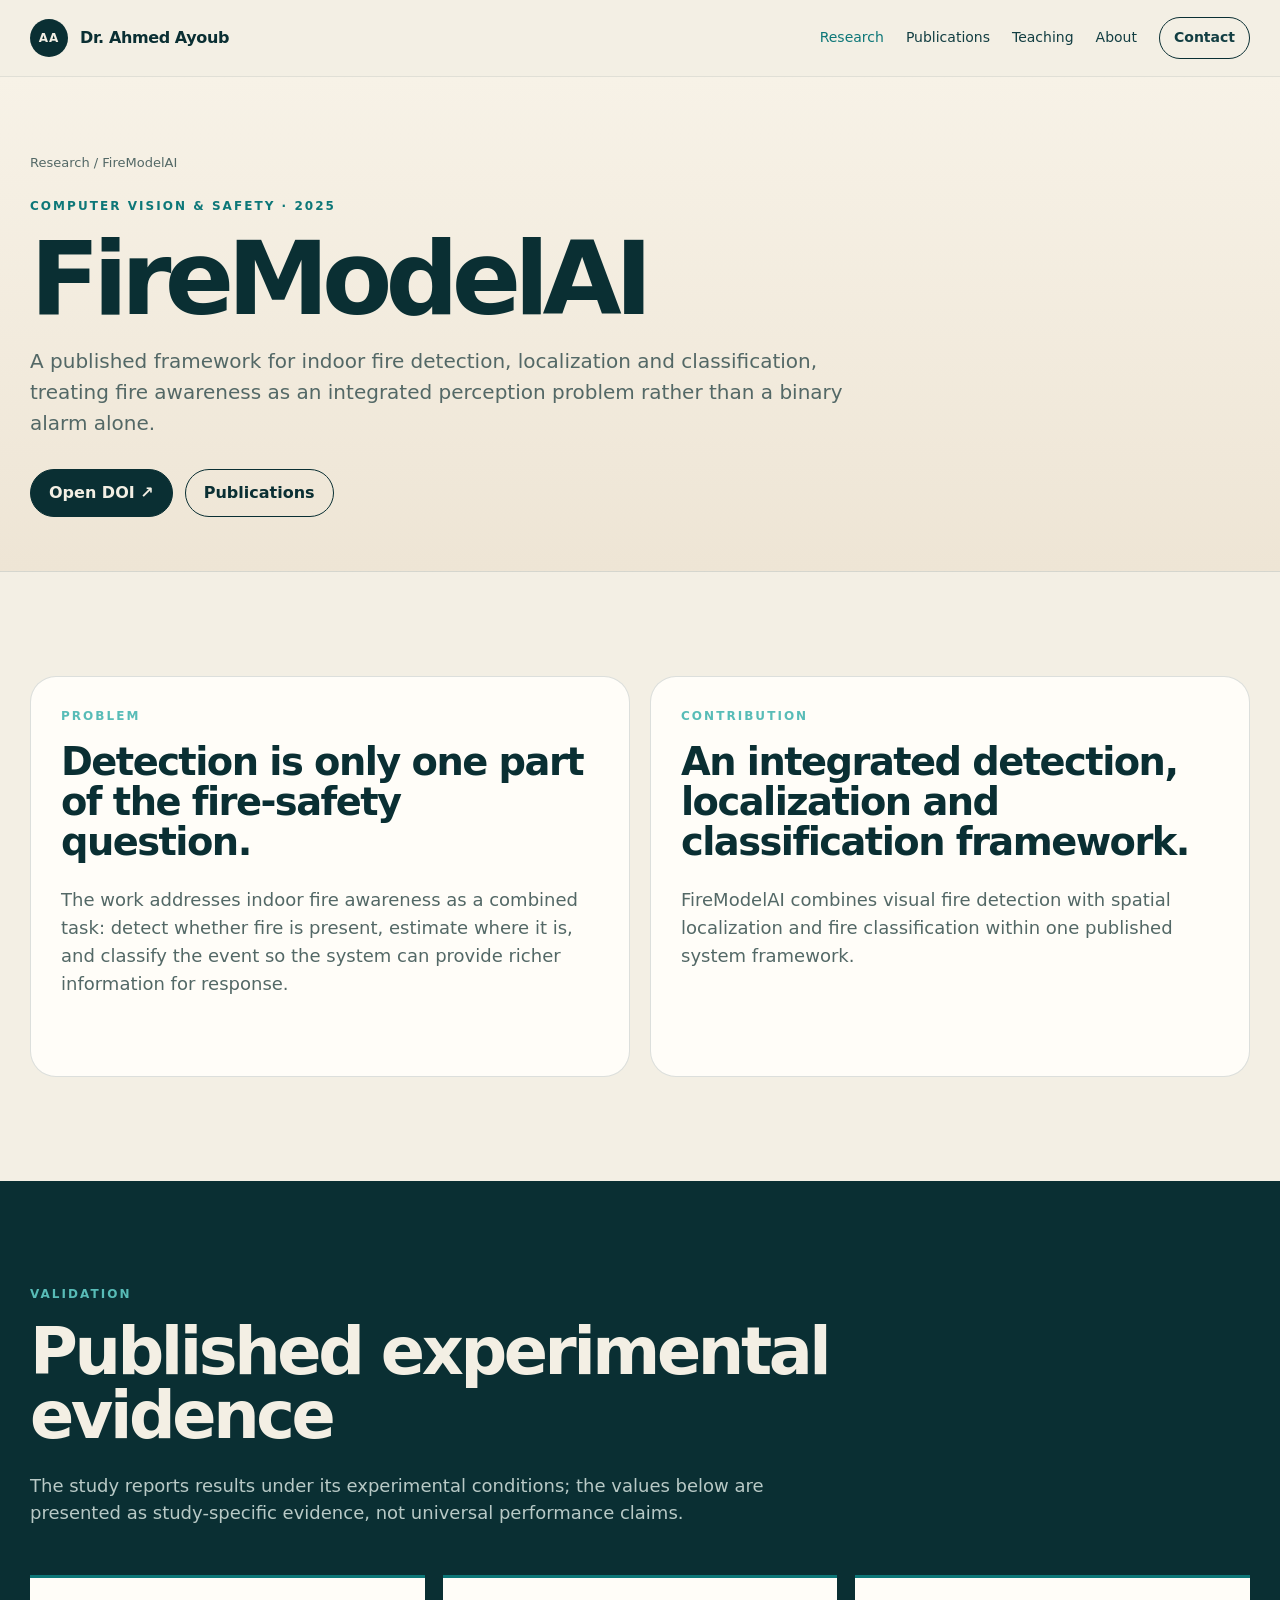
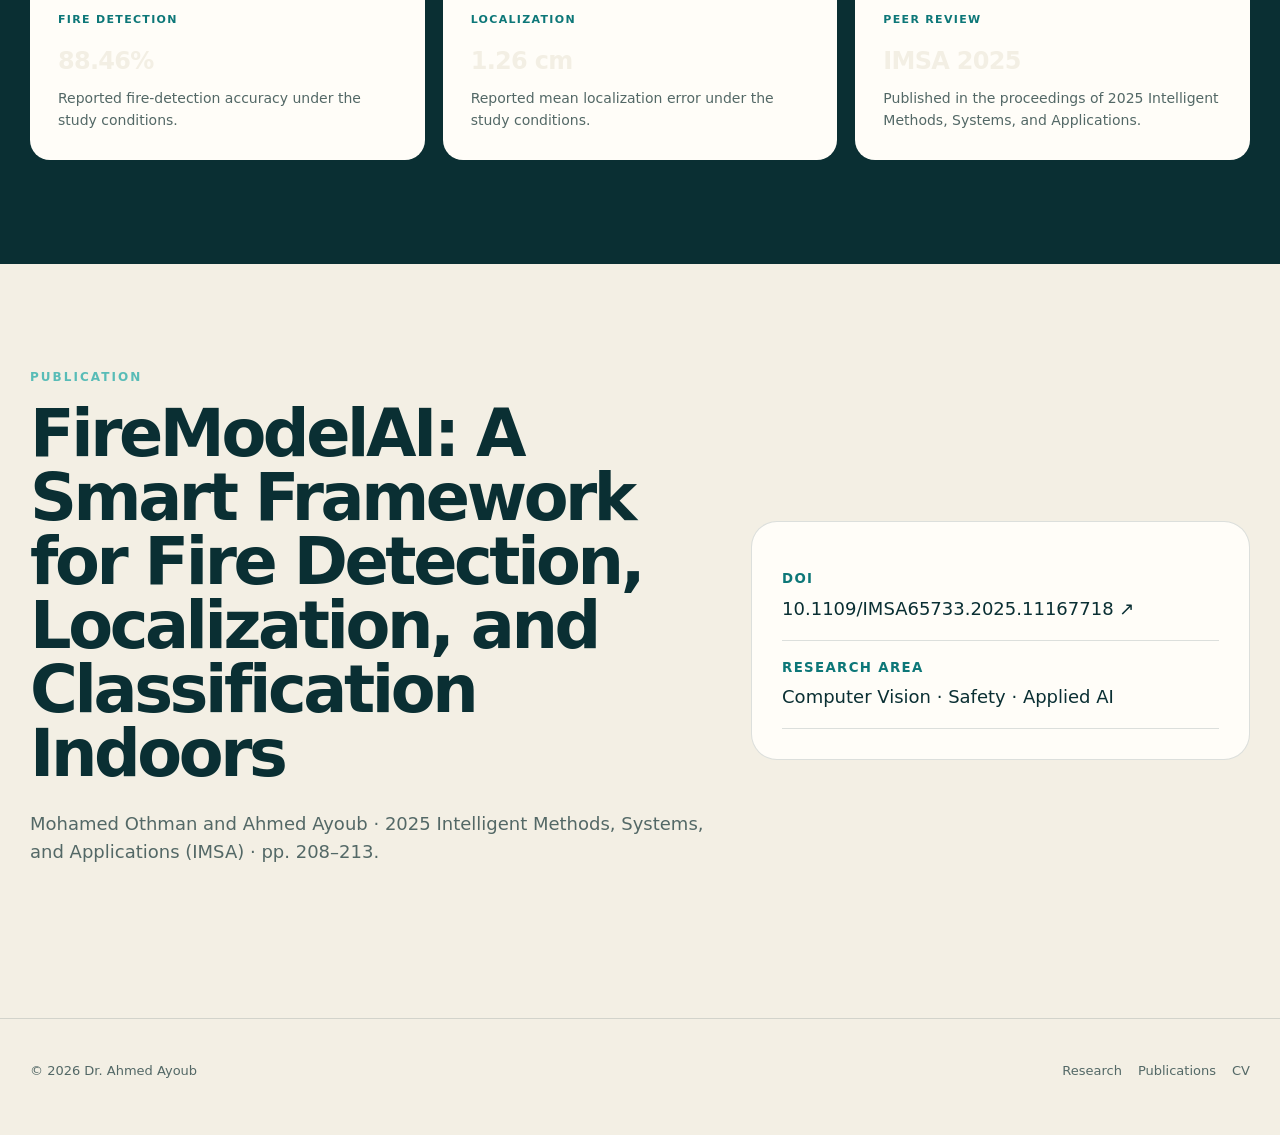
<file: firemodelai.html>
<!doctype html><html lang="en"><head><meta charset="utf-8"><meta name="viewport" content="width=device-width,initial-scale=1"><title>FireModelAI — Fire Detection Research | Dr. Ahmed Ayoub</title><meta name="description" content="Evidence page for FireModelAI, a published indoor fire detection, localization and classification framework co-authored by Dr. Ahmed Ayoub."><meta name="author" content="Dr. Ahmed Ayoub"><meta name="robots" content="index,follow,max-image-preview:large"><link rel="icon" href="assets/favicon.svg"><link rel="stylesheet" href="styles.css"><link rel="stylesheet" href="accessibility.css"><link rel="canonical" href="https://aayoubmsa.github.io/ahmed-ayoub-portfolio/firemodelai.html"><meta property="og:type" content="article"><meta property="og:site_name" content="Dr. Ahmed Ayoub"><meta property="og:url" content="https://aayoubmsa.github.io/ahmed-ayoub-portfolio/firemodelai.html"><meta property="og:title" content="FireModelAI — Fire Detection Research | Dr. Ahmed Ayoub"><meta property="og:description" content="Published indoor fire detection, localization and classification research with study-specific validation evidence."><meta property="og:image" content="https://aayoubmsa.github.io/ahmed-ayoub-portfolio/assets/ahmed-ayoub-profile.jpg"><meta name="twitter:card" content="summary"><meta name="twitter:title" content="FireModelAI — Fire Detection Research | Dr. Ahmed Ayoub"><meta name="twitter:description" content="Evidence page for published indoor fire detection, localization and classification research."><meta name="twitter:image" content="https://aayoubmsa.github.io/ahmed-ayoub-portfolio/assets/ahmed-ayoub-profile.jpg"><script type="application/ld+json">{"@context":"https://schema.org","@type":"ScholarlyArticle","headline":"FireModelAI: A Smart Framework for Fire Detection, Localization, and Classification Indoors","name":"FireModelAI: A Smart Framework for Fire Detection, Localization, and Classification Indoors","datePublished":"2025","url":"https://aayoubmsa.github.io/ahmed-ayoub-portfolio/firemodelai.html","mainEntityOfPage":"https://aayoubmsa.github.io/ahmed-ayoub-portfolio/firemodelai.html","sameAs":"https://doi.org/10.1109/IMSA65733.2025.11167718","identifier":{"@type":"PropertyValue","propertyID":"DOI","value":"10.1109/IMSA65733.2025.11167718"},"author":[{"@type":"Person","name":"Mohamed Othman"},{"@type":"Person","name":"Ahmed Ayoub","url":"https://aayoubmsa.github.io/ahmed-ayoub-portfolio/","sameAs":"https://orcid.org/0009-0004-7895-3191"}],"isPartOf":{"@type":"Book","name":"Proceedings of 2025 Intelligent Methods, Systems, and Applications (IMSA)"},"pagination":"208-213","about":["Computer vision","Fire detection","Localization","Applied AI"]}</script></head><body><a class="skip" href="#main">Skip to content</a>
<header class="nav"><div class="wrap navin"><a class="brand" href="index.html"><span class="mark">AA</span><span>Dr. Ahmed Ayoub</span></a><button class="menu" aria-expanded="false" aria-label="Open navigation">Menu</button><nav class="links"><a aria-current="page" href="research.html">Research</a><a href="publications.html">Publications</a><a href="teaching.html">Teaching</a><a href="about.html">About</a><a class="navcta" href="about.html#contact">Contact</a></nav></div></header>
<main id="main"><section class="pagehero"><div class="wrap"><div class="bread"><a href="research.html">Research</a> / FireModelAI</div><div class="eyebrow">Computer Vision &amp; Safety · 2025</div><h1>FireModelAI</h1><p class="lead">A published framework for indoor fire detection, localization and classification, treating fire awareness as an integrated perception problem rather than a binary alarm alone.</p><div class="actions"><a class="btn primary" target="_blank" rel="noreferrer" href="https://doi.org/10.1109/IMSA65733.2025.11167718">Open DOI ↗</a><a class="btn ghost" href="publications.html">Publications</a></div></div></section>
<section class="section"><div class="wrap twocol"><div class="panel"><div class="kicker">Problem</div><h2>Detection is only one part of the fire-safety question.</h2><p class="section-intro">The work addresses indoor fire awareness as a combined task: detect whether fire is present, estimate where it is, and classify the event so the system can provide richer information for response.</p></div><div class="panel"><div class="kicker">Contribution</div><h2>An integrated detection, localization and classification framework.</h2><p class="section-intro">FireModelAI combines visual fire detection with spatial localization and fire classification within one published system framework.</p></div></div></section>
<section class="section dark"><div class="wrap"><div class="kicker">Validation</div><h2>Published experimental evidence</h2><p class="section-intro">The study reports results under its experimental conditions; the values below are presented as study-specific evidence, not universal performance claims.</p><div class="evidence"><div class="ev"><b>Fire detection</b><h3>88.46%</h3><p>Reported fire-detection accuracy under the study conditions.</p></div><div class="ev"><b>Localization</b><h3>1.26 cm</h3><p>Reported mean localization error under the study conditions.</p></div><div class="ev"><b>Peer review</b><h3>IMSA 2025</h3><p>Published in the proceedings of 2025 Intelligent Methods, Systems, and Applications.</p></div></div></div></section>
<section class="section"><div class="wrap cta-band"><div><div class="kicker">Publication</div><h2>FireModelAI: A Smart Framework for Fire Detection, Localization, and Classification Indoors</h2><p class="section-intro">Mohamed Othman and Ahmed Ayoub · 2025 Intelligent Methods, Systems, and Applications (IMSA) · pp. 208–213.</p></div><div class="panel"><div class="contact-item"><small>DOI</small><a target="_blank" rel="noreferrer" href="https://doi.org/10.1109/IMSA65733.2025.11167718">10.1109/IMSA65733.2025.11167718 ↗</a></div><div class="contact-item"><small>Research area</small><span>Computer Vision · Safety · Applied AI</span></div></div></div></section></main>
<footer class="footer"><div class="wrap footergrid"><span>© 2026 Dr. Ahmed Ayoub</span><div class="footerlinks"><a href="research.html">Research</a><a href="publications.html">Publications</a><a href="cv.pdf" target="_blank" rel="noreferrer">CV</a></div></div></footer><script src="site.js"></script></body></html>
</file>
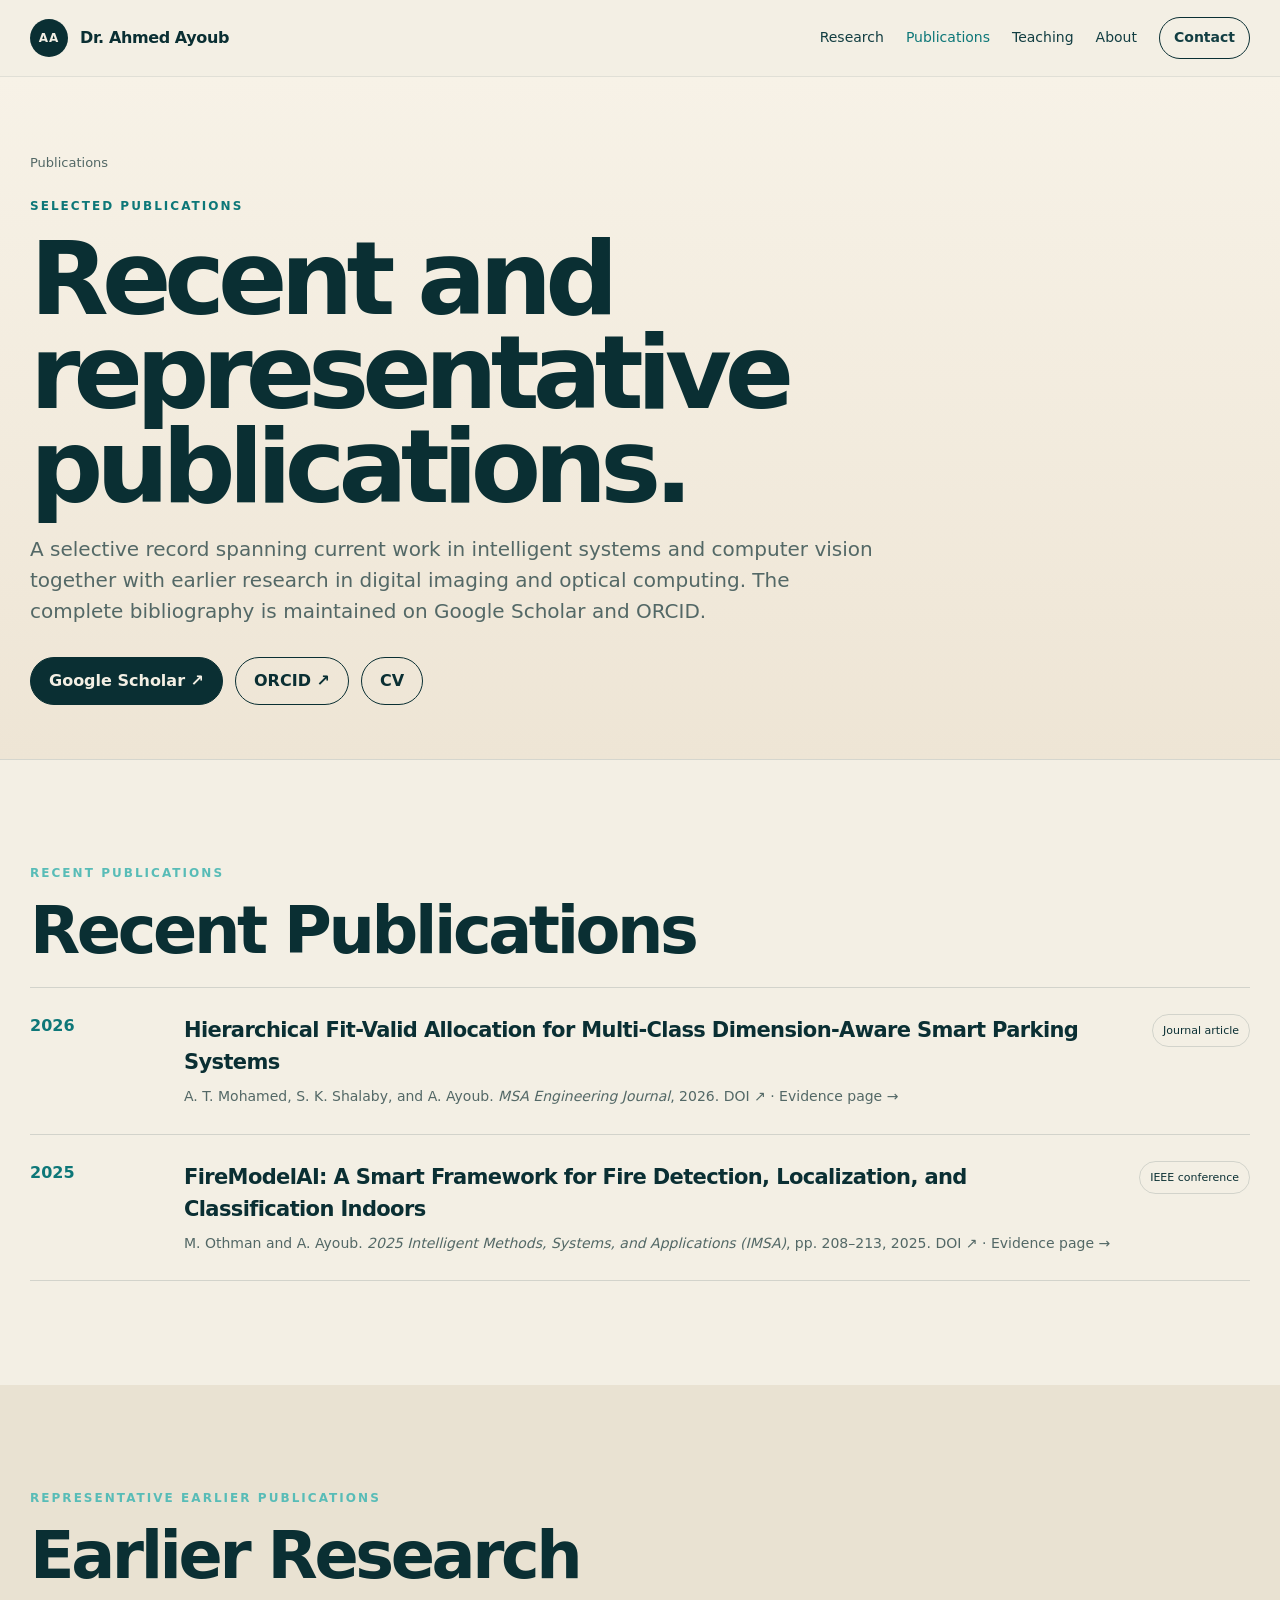
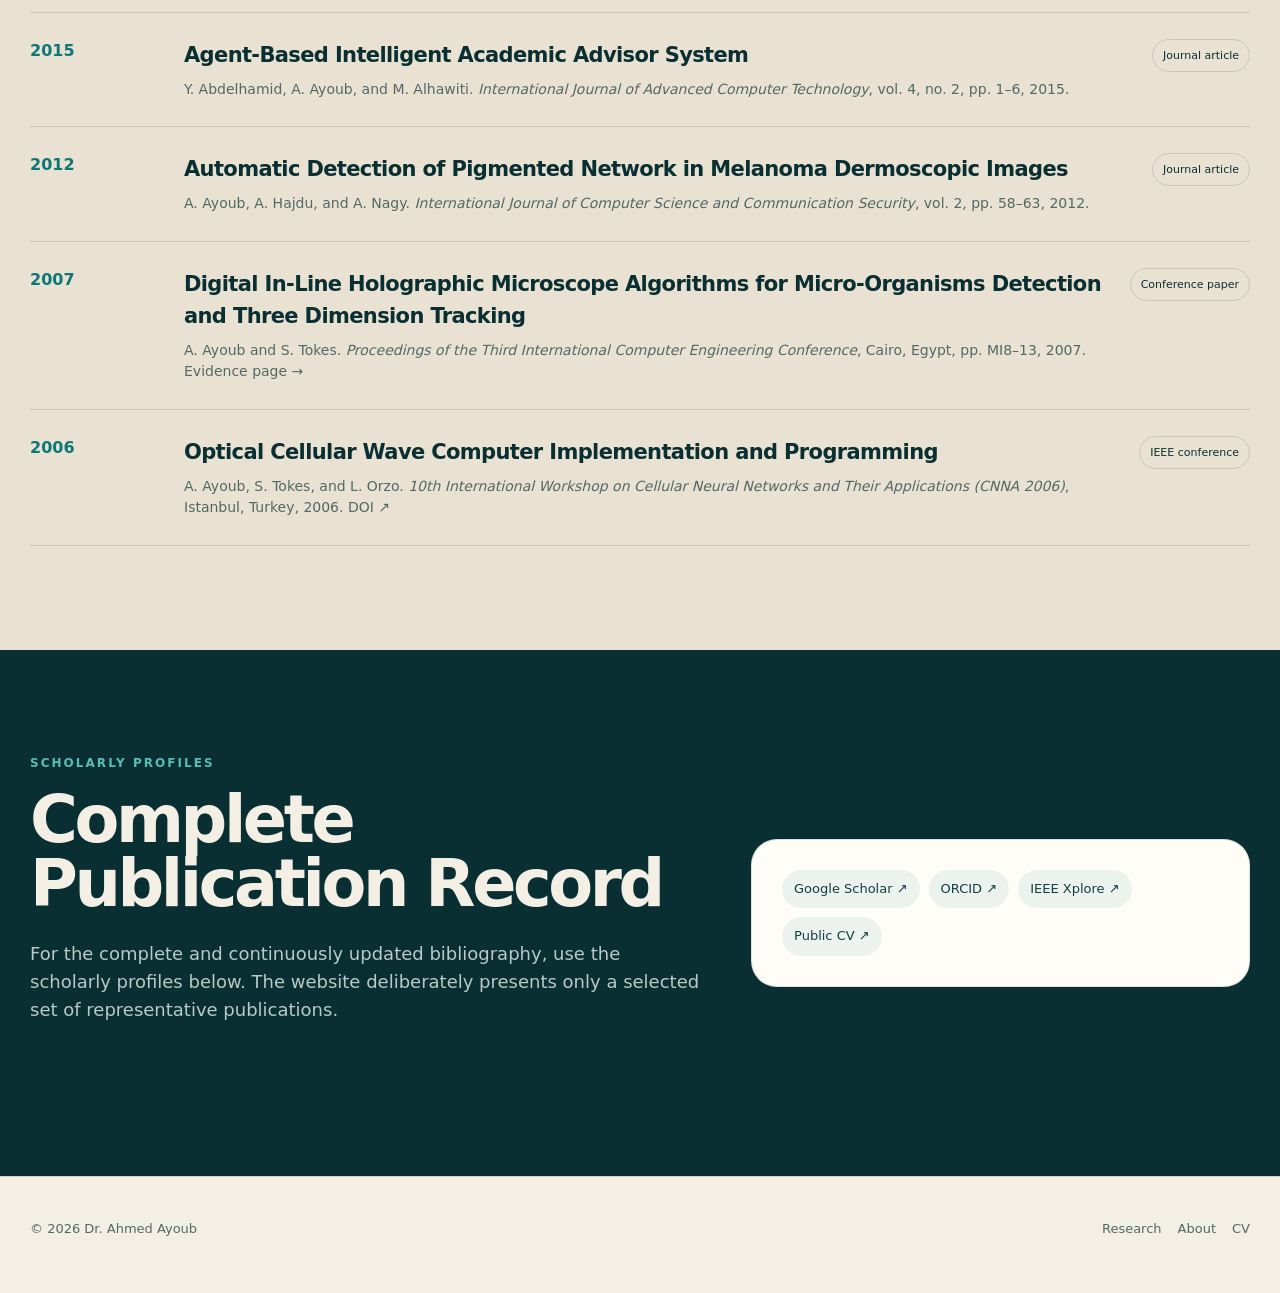
<file: publications.html>
<!doctype html><html lang="en"><head><meta charset="utf-8"><meta name="viewport" content="width=device-width,initial-scale=1"><title>Publications — Dr. Ahmed Ayoub</title><meta name="description" content="Selected publications by Dr. Ahmed Ayoub across intelligent systems, computer vision, digital imaging and optical computing."><link rel="icon" href="assets/favicon.svg"><link rel="stylesheet" href="styles.css"><link rel="stylesheet" href="accessibility.css"><link rel="canonical" href="https://aayoubmsa.github.io/ahmed-ayoub-portfolio/publications.html"><meta property="og:type" content="website"><meta property="og:site_name" content="Dr. Ahmed Ayoub"><meta property="og:url" content="https://aayoubmsa.github.io/ahmed-ayoub-portfolio/publications.html"><meta property="og:title" content="Publications — Dr. Ahmed Ayoub"><meta property="og:description" content="Selected publications in intelligent systems, computer vision, digital imaging and optical computing."><meta property="og:image" content="https://aayoubmsa.github.io/ahmed-ayoub-portfolio/assets/ahmed-ayoub-profile.jpg"><meta name="twitter:card" content="summary"><meta name="twitter:title" content="Publications — Dr. Ahmed Ayoub"><meta name="twitter:description" content="Selected academic publications and evidence links."><meta name="twitter:image" content="https://aayoubmsa.github.io/ahmed-ayoub-portfolio/assets/ahmed-ayoub-profile.jpg"></head><body><a class="skip" href="#main">Skip to content</a>
<header class="nav"><div class="wrap navin"><a class="brand" href="index.html"><span class="mark">AA</span><span>Dr. Ahmed Ayoub</span></a><button class="menu" aria-expanded="false" aria-label="Open navigation">Menu</button><nav class="links"><a href="research.html">Research</a><a aria-current="page" href="publications.html">Publications</a><a href="teaching.html">Teaching</a><a href="about.html">About</a><a class="navcta" href="about.html#contact">Contact</a></nav></div></header>
<main id="main"><section class="pagehero"><div class="wrap"><div class="bread">Publications</div><div class="eyebrow">Selected Publications</div><h1>Recent and representative publications.</h1><p class="lead">A selective record spanning current work in intelligent systems and computer vision together with earlier research in digital imaging and optical computing. The complete bibliography is maintained on Google Scholar and ORCID.</p><div class="actions"><a class="btn primary" target="_blank" rel="noreferrer" href="https://scholar.google.com/citations?user=xIUPsc8AAAAJ&hl=en">Google Scholar ↗</a><a class="btn ghost" target="_blank" rel="noreferrer" href="https://orcid.org/0009-0004-7895-3191">ORCID ↗</a><a class="btn ghost" href="cv.pdf" target="_blank" rel="noreferrer">CV</a></div></div></section>
<section class="section"><div class="wrap"><div class="kicker">Recent Publications</div><h2>Recent Publications</h2><div class="pub-list">
<article class="pub"><div class="pub-year">2026</div><div><h3><a href="smart-parking.html">Hierarchical Fit-Valid Allocation for Multi-Class Dimension-Aware Smart Parking Systems</a></h3><p>A. T. Mohamed, S. K. Shalaby, and A. Ayoub. <em>MSA Engineering Journal</em>, 2026. <a target="_blank" rel="noreferrer" href="https://doi.org/10.21608/msaeng.2026.494220.1441">DOI ↗</a> · <a href="smart-parking.html">Evidence page →</a></p></div><div class="badge">Journal article</div></article>
<article class="pub"><div class="pub-year">2025</div><div><h3><a href="firemodelai.html">FireModelAI: A Smart Framework for Fire Detection, Localization, and Classification Indoors</a></h3><p>M. Othman and A. Ayoub. <em>2025 Intelligent Methods, Systems, and Applications (IMSA)</em>, pp. 208–213, 2025. <a target="_blank" rel="noreferrer" href="https://doi.org/10.1109/IMSA65733.2025.11167718">DOI ↗</a> · <a href="firemodelai.html">Evidence page →</a></p></div><div class="badge">IEEE conference</div></article>
</div></div></section>
<section class="section soft"><div class="wrap"><div class="kicker">Representative Earlier Publications</div><h2>Earlier Research</h2><div class="pub-list">
<article class="pub"><div class="pub-year">2015</div><div><h3>Agent-Based Intelligent Academic Advisor System</h3><p>Y. Abdelhamid, A. Ayoub, and M. Alhawiti. <em>International Journal of Advanced Computer Technology</em>, vol. 4, no. 2, pp. 1–6, 2015.</p></div><div class="badge">Journal article</div></article>
<article class="pub"><div class="pub-year">2012</div><div><h3>Automatic Detection of Pigmented Network in Melanoma Dermoscopic Images</h3><p>A. Ayoub, A. Hajdu, and A. Nagy. <em>International Journal of Computer Science and Communication Security</em>, vol. 2, pp. 58–63, 2012.</p></div><div class="badge">Journal article</div></article>
<article class="pub"><div class="pub-year">2007</div><div><h3><a href="digital-holography.html">Digital In-Line Holographic Microscope Algorithms for Micro-Organisms Detection and Three Dimension Tracking</a></h3><p>A. Ayoub and S. Tokes. <em>Proceedings of the Third International Computer Engineering Conference</em>, Cairo, Egypt, pp. MI8–13, 2007. <a href="digital-holography.html">Evidence page →</a></p></div><div class="badge">Conference paper</div></article>
<article class="pub"><div class="pub-year">2006</div><div><h3>Optical Cellular Wave Computer Implementation and Programming</h3><p>A. Ayoub, S. Tokes, and L. Orzo. <em>10th International Workshop on Cellular Neural Networks and Their Applications (CNNA 2006)</em>, Istanbul, Turkey, 2006. <a target="_blank" rel="noreferrer" href="https://doi.org/10.1109/CNNA.2006.341604">DOI ↗</a></p></div><div class="badge">IEEE conference</div></article>
</div></div></section>
<section class="section dark"><div class="wrap cta-band"><div><div class="kicker">Scholarly Profiles</div><h2>Complete Publication Record</h2><p class="section-intro">For the complete and continuously updated bibliography, use the scholarly profiles below. The website deliberately presents only a selected set of representative publications.</p></div><div class="panel"><div class="pills"><a class="pill" target="_blank" rel="noreferrer" href="https://scholar.google.com/citations?user=xIUPsc8AAAAJ&hl=en">Google Scholar ↗</a><a class="pill" target="_blank" rel="noreferrer" href="https://orcid.org/0009-0004-7895-3191">ORCID ↗</a><a class="pill" target="_blank" rel="noreferrer" href="https://ieeexplore.ieee.org/author/436556479741036">IEEE Xplore ↗</a><a class="pill" href="cv.pdf" target="_blank" rel="noreferrer">Public CV ↗</a></div></div></div></section></main>
<footer class="footer"><div class="wrap footergrid"><span>© 2026 Dr. Ahmed Ayoub</span><div class="footerlinks"><a href="research.html">Research</a><a href="about.html">About</a><a href="cv.pdf" target="_blank" rel="noreferrer">CV</a></div></div></footer><script src="site.js"></script></body></html>
</file>
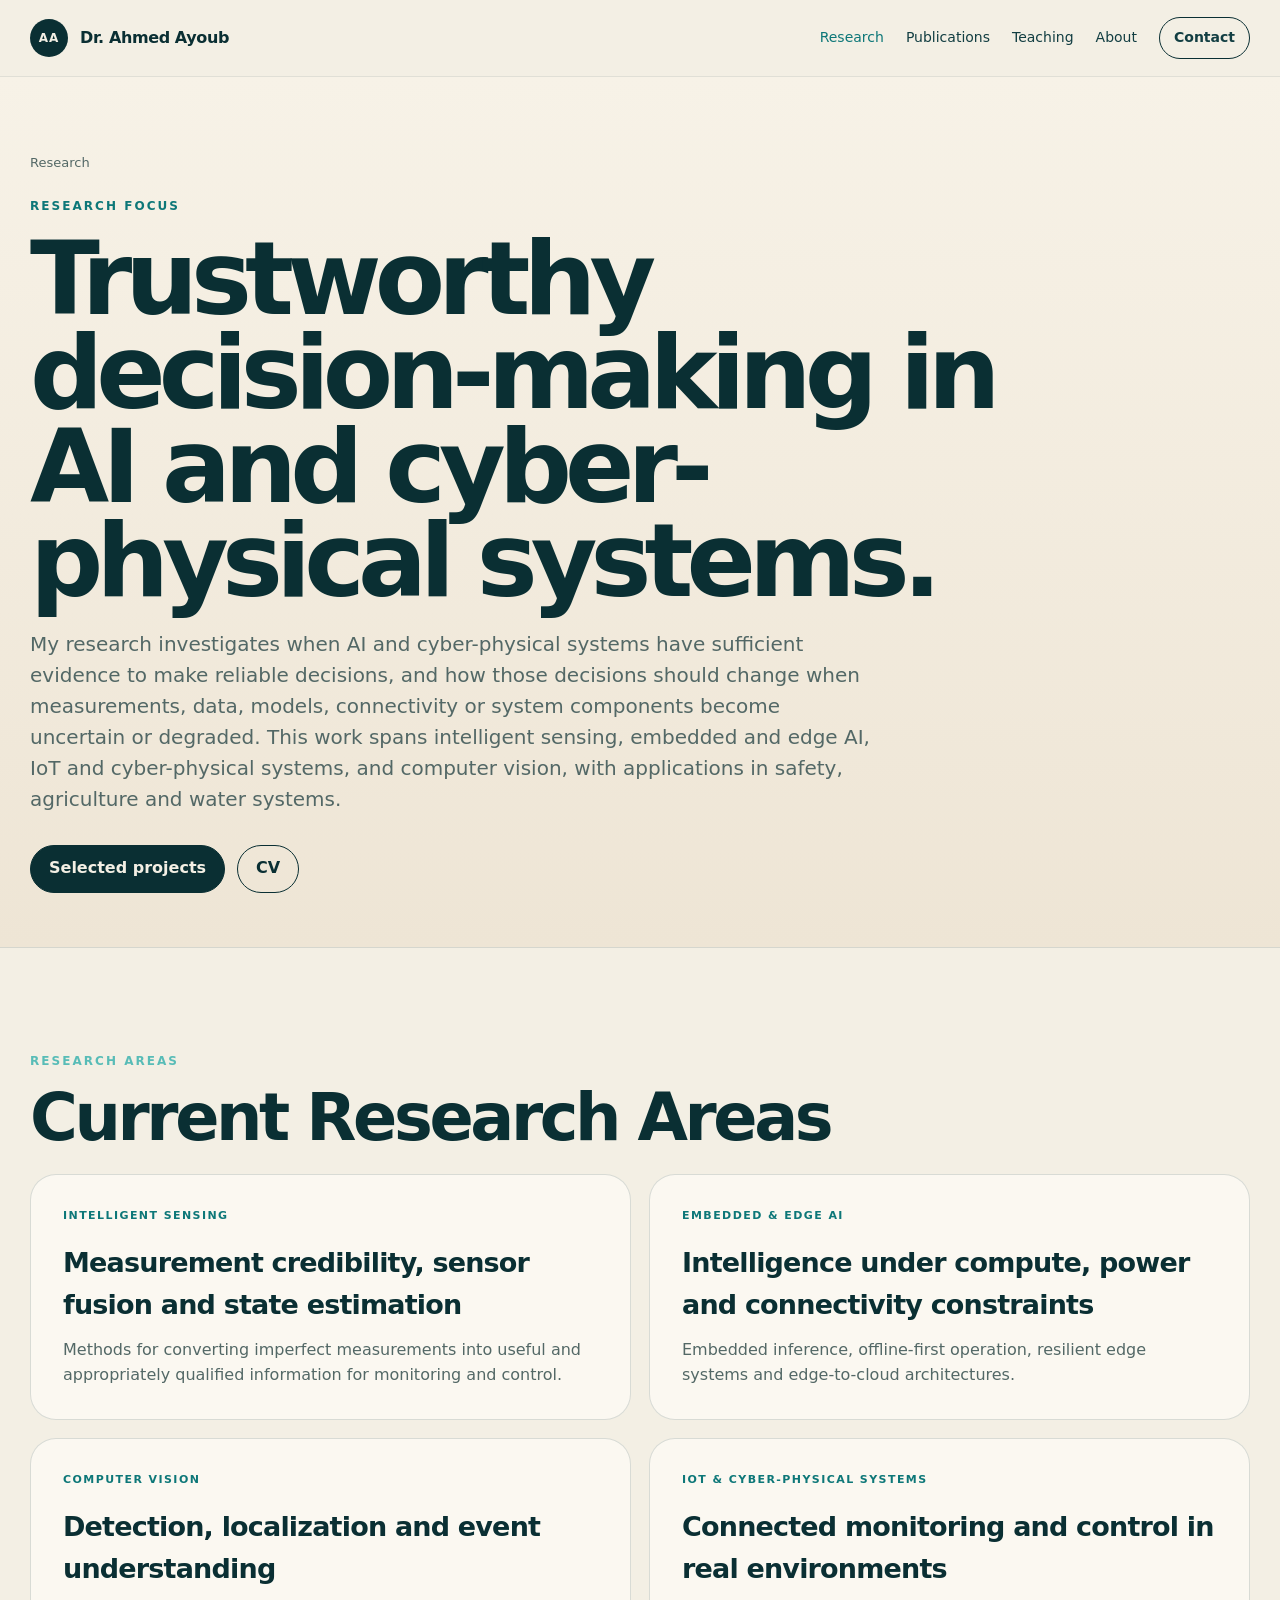
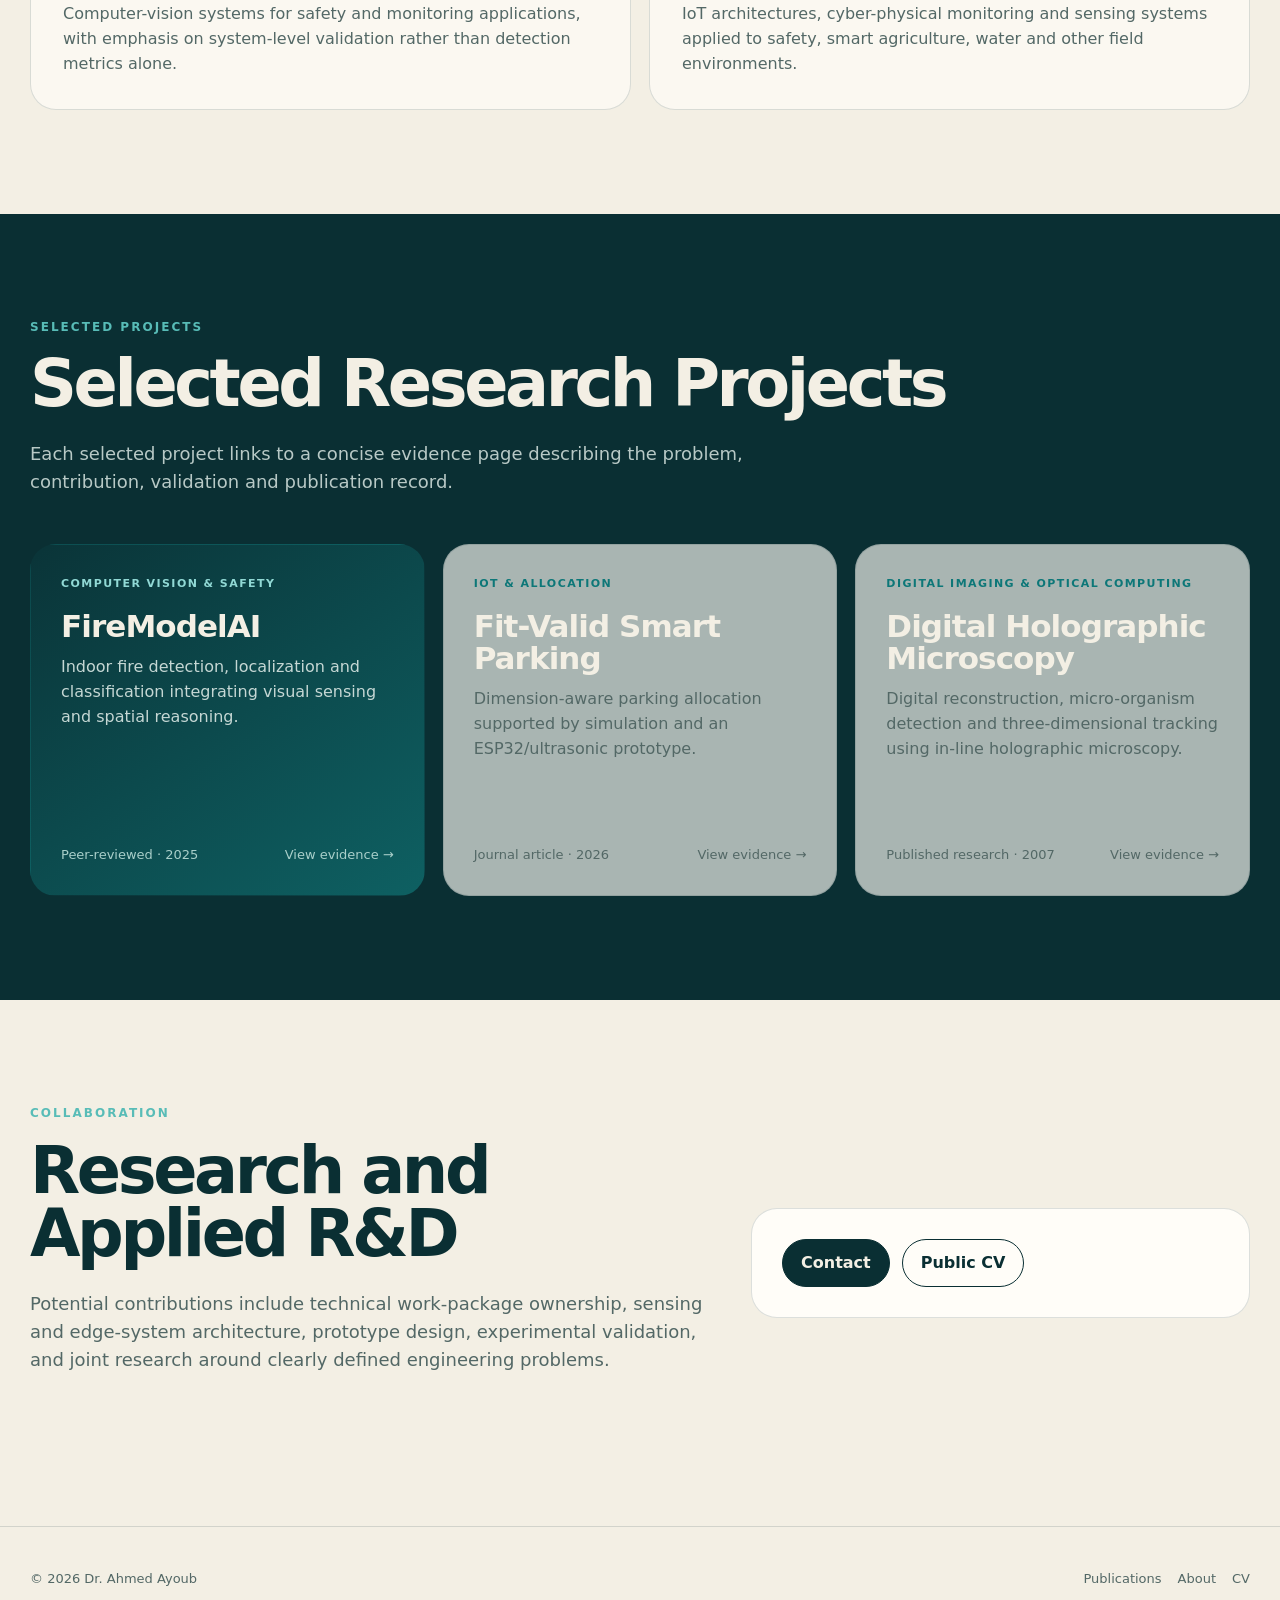
<file: research.html>
<!doctype html><html lang="en"><head><meta charset="utf-8"><meta name="viewport" content="width=device-width,initial-scale=1"><title>Research — Dr. Ahmed Ayoub</title><meta name="description" content="Research by Dr. Ahmed Ayoub on trustworthy decision-making in AI and cyber-physical systems under imperfect evidence, spanning intelligent sensing, embedded and edge AI, IoT, cyber-physical systems and computer vision."><link rel="icon" href="assets/favicon.svg"><link rel="stylesheet" href="styles.css"><link rel="stylesheet" href="accessibility.css"><link rel="canonical" href="https://aayoubmsa.github.io/ahmed-ayoub-portfolio/research.html"><meta property="og:type" content="website"><meta property="og:site_name" content="Dr. Ahmed Ayoub"><meta property="og:url" content="https://aayoubmsa.github.io/ahmed-ayoub-portfolio/research.html"><meta property="og:title" content="Research — Dr. Ahmed Ayoub"><meta property="og:description" content="Trustworthy decision-making in AI and cyber-physical systems under imperfect evidence, with research in intelligent sensing, embedded and edge AI, IoT and computer vision."><meta property="og:image" content="https://aayoubmsa.github.io/ahmed-ayoub-portfolio/assets/ahmed-ayoub-profile.jpg"><meta name="twitter:card" content="summary"><meta name="twitter:title" content="Research — Dr. Ahmed Ayoub"><meta name="twitter:description" content="Trustworthy decision-making in AI and cyber-physical systems under imperfect evidence."><meta name="twitter:image" content="https://aayoubmsa.github.io/ahmed-ayoub-portfolio/assets/ahmed-ayoub-profile.jpg"></head><body><a class="skip" href="#main">Skip to content</a>
<header class="nav"><div class="wrap navin"><a class="brand" href="index.html"><span class="mark">AA</span><span>Dr. Ahmed Ayoub</span></a><button class="menu" aria-expanded="false" aria-label="Open navigation">Menu</button><nav class="links"><a aria-current="page" href="research.html">Research</a><a href="publications.html">Publications</a><a href="teaching.html">Teaching</a><a href="about.html">About</a><a class="navcta" href="about.html#contact">Contact</a></nav></div></header>
<main id="main"><section class="pagehero"><div class="wrap"><div class="bread">Research</div><div class="eyebrow">Research Focus</div><h1>Trustworthy decision-making in AI and cyber-physical systems.</h1><p class="lead">My research investigates when AI and cyber-physical systems have sufficient evidence to make reliable decisions, and how those decisions should change when measurements, data, models, connectivity or system components become uncertain or degraded. This work spans intelligent sensing, embedded and edge AI, IoT and cyber-physical systems, and computer vision, with applications in safety, agriculture and water systems.</p><div class="actions"><a class="btn primary" href="#projects">Selected projects</a><a class="btn ghost" href="cv.pdf" target="_blank" rel="noreferrer">CV</a></div></div></section>
<section class="section"><div class="wrap"><div class="kicker">Research Areas</div><h2>Current Research Areas</h2><div class="theme-grid"><div class="theme"><div class="tag">Intelligent Sensing</div><h3>Measurement credibility, sensor fusion and state estimation</h3><p>Methods for converting imperfect measurements into useful and appropriately qualified information for monitoring and control.</p></div><div class="theme"><div class="tag">Embedded &amp; Edge AI</div><h3>Intelligence under compute, power and connectivity constraints</h3><p>Embedded inference, offline-first operation, resilient edge systems and edge-to-cloud architectures.</p></div><div class="theme"><div class="tag">Computer Vision</div><h3>Detection, localization and event understanding</h3><p>Computer-vision systems for safety and monitoring applications, with emphasis on system-level validation rather than detection metrics alone.</p></div><div class="theme"><div class="tag">IoT &amp; Cyber-Physical Systems</div><h3>Connected monitoring and control in real environments</h3><p>IoT architectures, cyber-physical monitoring and sensing systems applied to safety, smart agriculture, water and other field environments.</p></div></div></div></section>
<section class="section dark" id="projects"><div class="wrap"><div class="kicker">Selected Projects</div><h2>Selected Research Projects</h2><p class="section-intro">Each selected project links to a concise evidence page describing the problem, contribution, validation and publication record.</p><div class="cards"><a class="card featured" href="firemodelai.html"><div><div class="tag">Computer vision &amp; safety</div><h3>FireModelAI</h3><p>Indoor fire detection, localization and classification integrating visual sensing and spatial reasoning.</p></div><div class="meta"><span>Peer-reviewed · 2025</span><span>View evidence →</span></div></a><a class="card" href="smart-parking.html"><div><div class="tag">IoT &amp; allocation</div><h3>Fit-Valid Smart Parking</h3><p>Dimension-aware parking allocation supported by simulation and an ESP32/ultrasonic prototype.</p></div><div class="meta"><span>Journal article · 2026</span><span>View evidence →</span></div></a><a class="card" href="digital-holography.html"><div><div class="tag">Digital imaging &amp; optical computing</div><h3>Digital Holographic Microscopy</h3><p>Digital reconstruction, micro-organism detection and three-dimensional tracking using in-line holographic microscopy.</p></div><div class="meta"><span>Published research · 2007</span><span>View evidence →</span></div></a></div></div></section>
<section class="section"><div class="wrap cta-band"><div><div class="kicker">Collaboration</div><h2>Research and Applied R&amp;D</h2><p class="section-intro">Potential contributions include technical work-package ownership, sensing and edge-system architecture, prototype design, experimental validation, and joint research around clearly defined engineering problems.</p></div><div class="panel"><div class="actions"><a class="btn primary" href="about.html#contact">Contact</a><a class="btn ghost" href="cv.pdf" target="_blank" rel="noreferrer">Public CV</a></div></div></div></section></main>
<footer class="footer"><div class="wrap footergrid"><span>© 2026 Dr. Ahmed Ayoub</span><div class="footerlinks"><a href="publications.html">Publications</a><a href="about.html">About</a><a href="cv.pdf" target="_blank" rel="noreferrer">CV</a></div></div></footer><script src="site.js"></script></body></html>
</file>
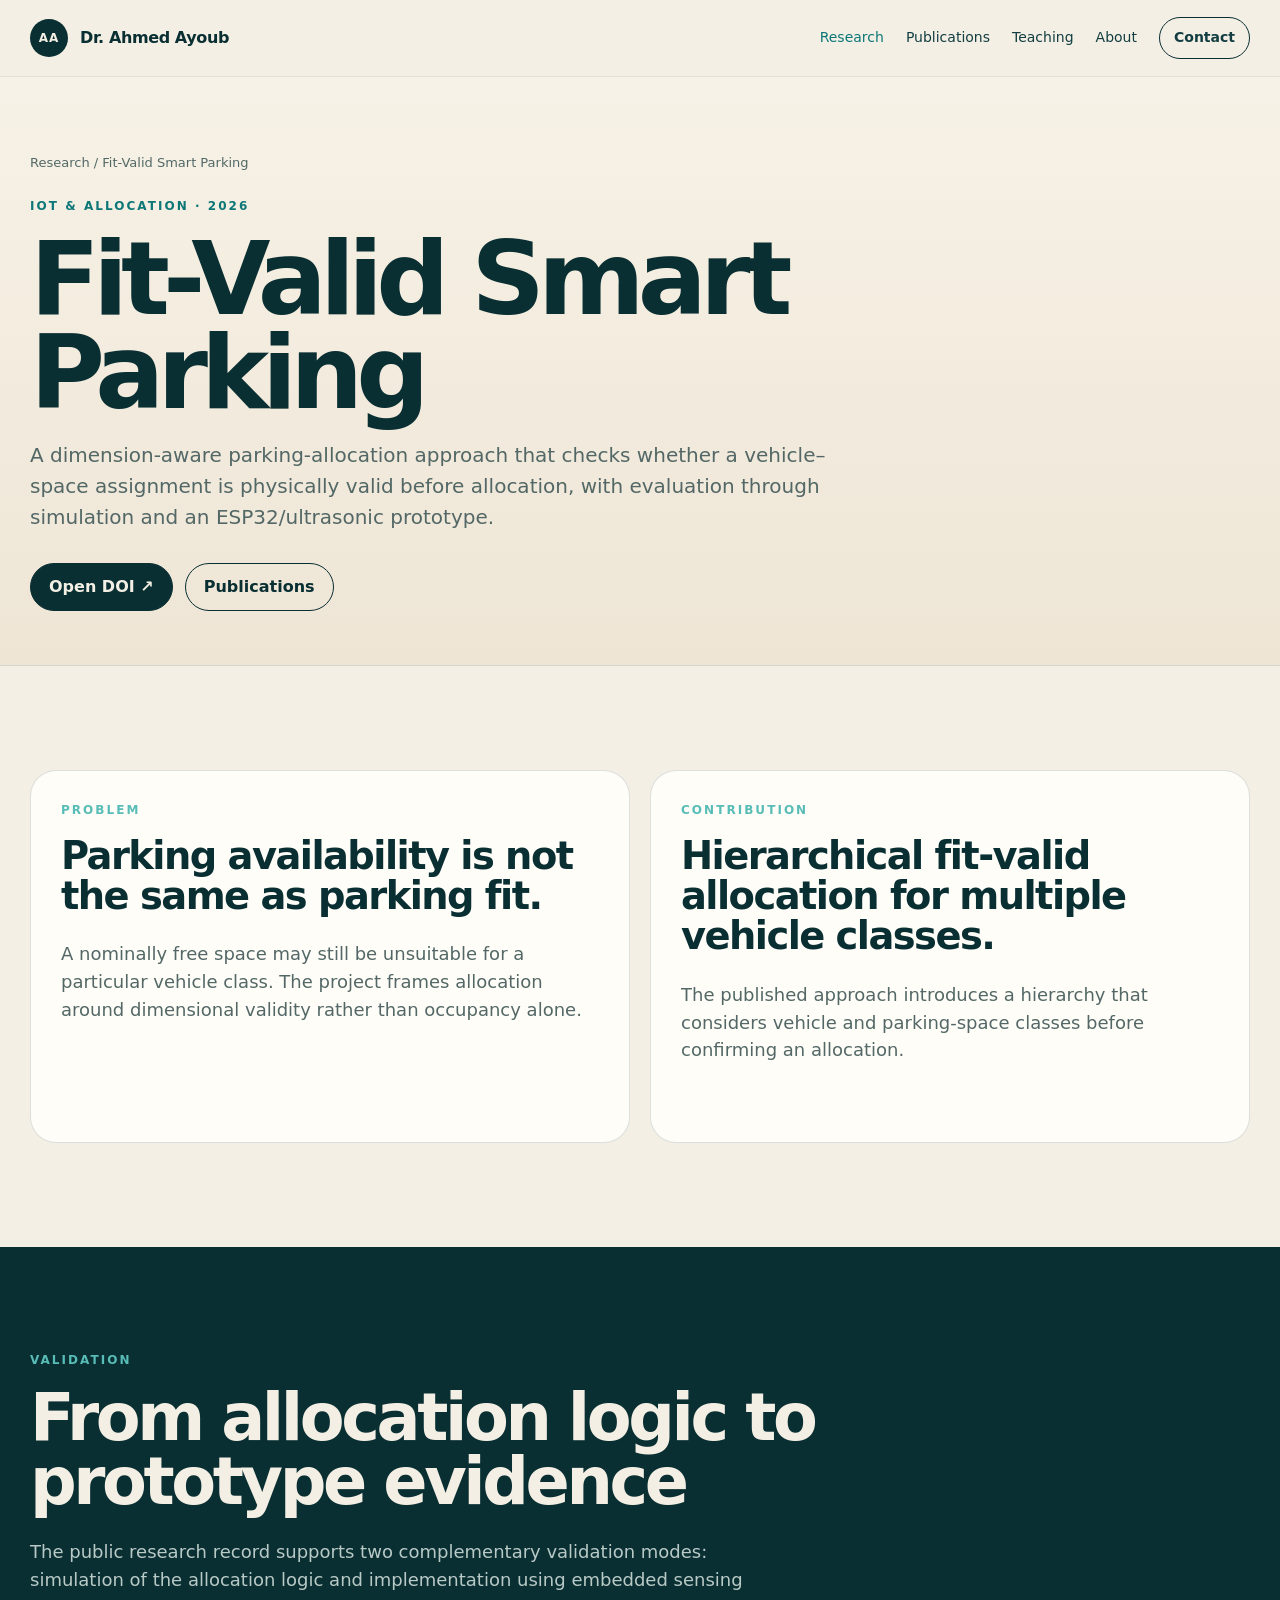
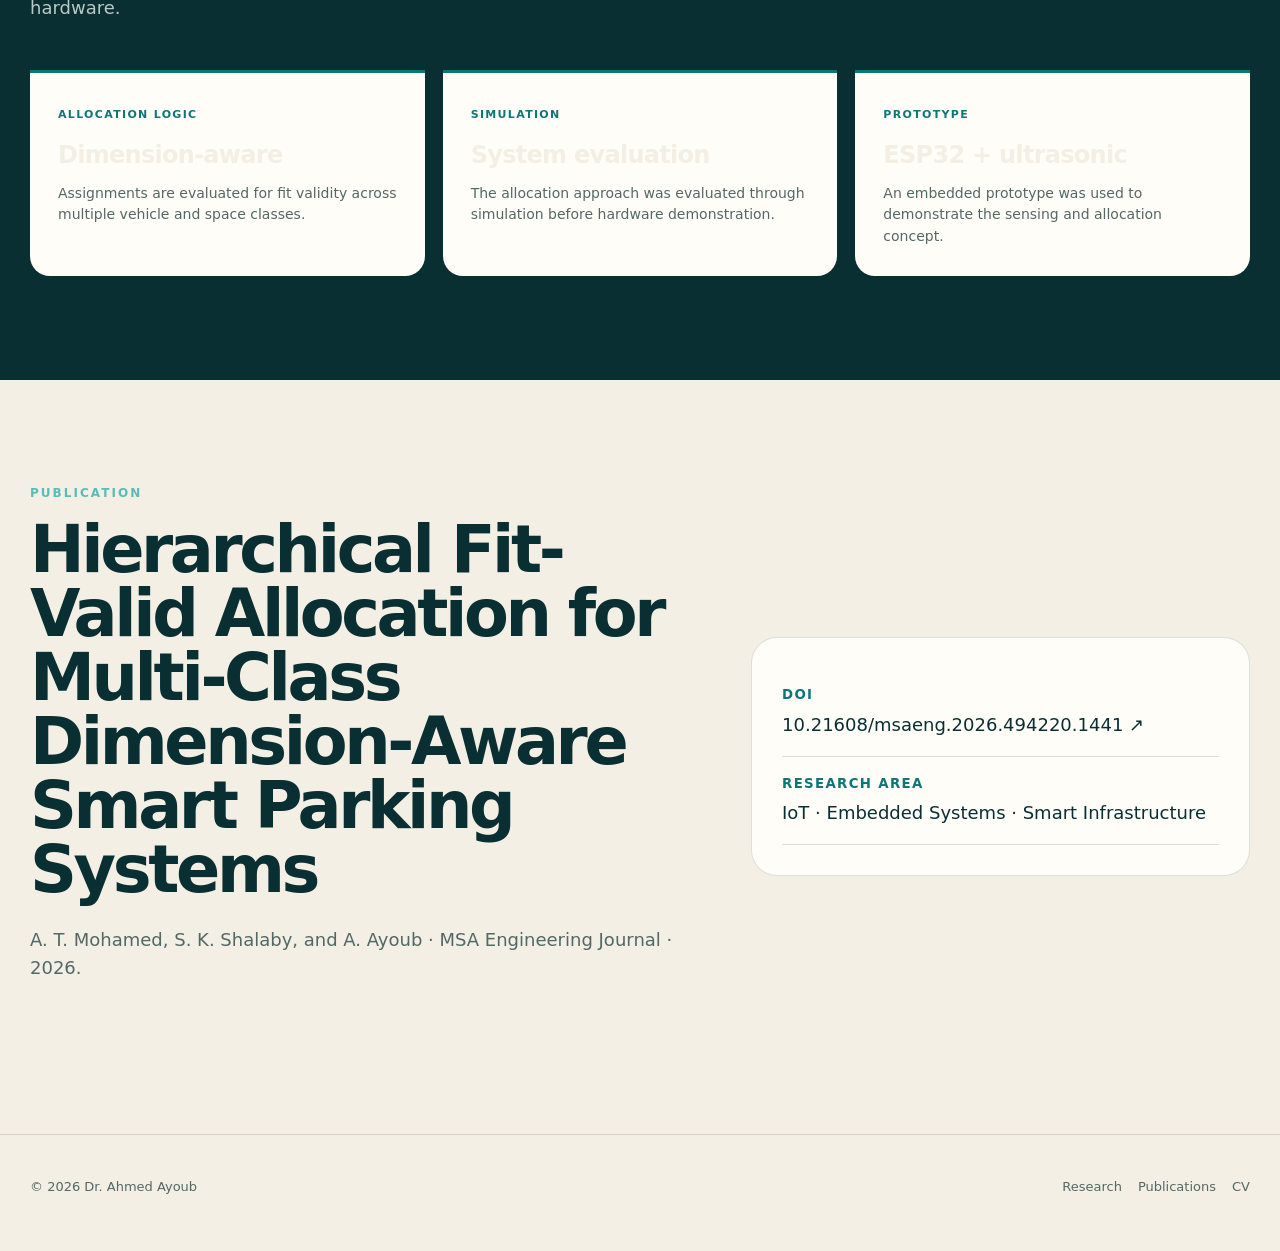
<file: smart-parking.html>
<!doctype html><html lang="en"><head><meta charset="utf-8"><meta name="viewport" content="width=device-width,initial-scale=1"><title>Fit-Valid Smart Parking — IoT Research | Dr. Ahmed Ayoub</title><meta name="description" content="Evidence page for the Hierarchical Fit-Valid Allocation approach for multi-class dimension-aware smart parking, with simulation and ESP32 prototype validation."><meta name="author" content="Dr. Ahmed Ayoub"><meta name="robots" content="index,follow,max-image-preview:large"><link rel="icon" href="assets/favicon.svg"><link rel="stylesheet" href="styles.css"><link rel="stylesheet" href="accessibility.css"><link rel="canonical" href="https://aayoubmsa.github.io/ahmed-ayoub-portfolio/smart-parking.html"><meta property="og:type" content="article"><meta property="og:site_name" content="Dr. Ahmed Ayoub"><meta property="og:url" content="https://aayoubmsa.github.io/ahmed-ayoub-portfolio/smart-parking.html"><meta property="og:title" content="Fit-Valid Smart Parking — IoT Research | Dr. Ahmed Ayoub"><meta property="og:description" content="Dimension-aware smart-parking allocation evaluated through simulation and an ESP32/ultrasonic prototype."><meta property="og:image" content="https://aayoubmsa.github.io/ahmed-ayoub-portfolio/assets/ahmed-ayoub-profile.jpg"><meta name="twitter:card" content="summary"><meta name="twitter:title" content="Fit-Valid Smart Parking — IoT Research | Dr. Ahmed Ayoub"><meta name="twitter:description" content="Evidence page for dimension-aware smart-parking allocation research."><meta name="twitter:image" content="https://aayoubmsa.github.io/ahmed-ayoub-portfolio/assets/ahmed-ayoub-profile.jpg"><script type="application/ld+json">{"@context":"https://schema.org","@type":"ScholarlyArticle","headline":"Hierarchical Fit-Valid Allocation for Multi-Class Dimension-Aware Smart Parking Systems","name":"Hierarchical Fit-Valid Allocation for Multi-Class Dimension-Aware Smart Parking Systems","datePublished":"2026","url":"https://aayoubmsa.github.io/ahmed-ayoub-portfolio/smart-parking.html","mainEntityOfPage":"https://aayoubmsa.github.io/ahmed-ayoub-portfolio/smart-parking.html","sameAs":"https://doi.org/10.21608/msaeng.2026.494220.1441","identifier":{"@type":"PropertyValue","propertyID":"DOI","value":"10.21608/msaeng.2026.494220.1441"},"author":[{"@type":"Person","name":"A. T. Mohamed"},{"@type":"Person","name":"S. K. Shalaby"},{"@type":"Person","name":"Ahmed Ayoub","url":"https://aayoubmsa.github.io/ahmed-ayoub-portfolio/","sameAs":"https://orcid.org/0009-0004-7895-3191"}],"isPartOf":{"@type":"Periodical","name":"MSA Engineering Journal"},"about":["Internet of Things","Embedded systems","Smart parking","Allocation"]}</script></head><body><a class="skip" href="#main">Skip to content</a>
<header class="nav"><div class="wrap navin"><a class="brand" href="index.html"><span class="mark">AA</span><span>Dr. Ahmed Ayoub</span></a><button class="menu" aria-expanded="false" aria-label="Open navigation">Menu</button><nav class="links"><a aria-current="page" href="research.html">Research</a><a href="publications.html">Publications</a><a href="teaching.html">Teaching</a><a href="about.html">About</a><a class="navcta" href="about.html#contact">Contact</a></nav></div></header>
<main id="main"><section class="pagehero"><div class="wrap"><div class="bread"><a href="research.html">Research</a> / Fit-Valid Smart Parking</div><div class="eyebrow">IoT &amp; Allocation · 2026</div><h1>Fit-Valid Smart Parking</h1><p class="lead">A dimension-aware parking-allocation approach that checks whether a vehicle–space assignment is physically valid before allocation, with evaluation through simulation and an ESP32/ultrasonic prototype.</p><div class="actions"><a class="btn primary" target="_blank" rel="noreferrer" href="https://doi.org/10.21608/msaeng.2026.494220.1441">Open DOI ↗</a><a class="btn ghost" href="publications.html">Publications</a></div></div></section>
<section class="section"><div class="wrap twocol"><div class="panel"><div class="kicker">Problem</div><h2>Parking availability is not the same as parking fit.</h2><p class="section-intro">A nominally free space may still be unsuitable for a particular vehicle class. The project frames allocation around dimensional validity rather than occupancy alone.</p></div><div class="panel"><div class="kicker">Contribution</div><h2>Hierarchical fit-valid allocation for multiple vehicle classes.</h2><p class="section-intro">The published approach introduces a hierarchy that considers vehicle and parking-space classes before confirming an allocation.</p></div></div></section>
<section class="section dark"><div class="wrap"><div class="kicker">Validation</div><h2>From allocation logic to prototype evidence</h2><p class="section-intro">The public research record supports two complementary validation modes: simulation of the allocation logic and implementation using embedded sensing hardware.</p><div class="evidence"><div class="ev"><b>Allocation logic</b><h3>Dimension-aware</h3><p>Assignments are evaluated for fit validity across multiple vehicle and space classes.</p></div><div class="ev"><b>Simulation</b><h3>System evaluation</h3><p>The allocation approach was evaluated through simulation before hardware demonstration.</p></div><div class="ev"><b>Prototype</b><h3>ESP32 + ultrasonic</h3><p>An embedded prototype was used to demonstrate the sensing and allocation concept.</p></div></div></div></section>
<section class="section"><div class="wrap cta-band"><div><div class="kicker">Publication</div><h2>Hierarchical Fit-Valid Allocation for Multi-Class Dimension-Aware Smart Parking Systems</h2><p class="section-intro">A. T. Mohamed, S. K. Shalaby, and A. Ayoub · MSA Engineering Journal · 2026.</p></div><div class="panel"><div class="contact-item"><small>DOI</small><a target="_blank" rel="noreferrer" href="https://doi.org/10.21608/msaeng.2026.494220.1441">10.21608/msaeng.2026.494220.1441 ↗</a></div><div class="contact-item"><small>Research area</small><span>IoT · Embedded Systems · Smart Infrastructure</span></div></div></div></section></main>
<footer class="footer"><div class="wrap footergrid"><span>© 2026 Dr. Ahmed Ayoub</span><div class="footerlinks"><a href="research.html">Research</a><a href="publications.html">Publications</a><a href="cv.pdf" target="_blank" rel="noreferrer">CV</a></div></div></footer><script src="site.js"></script></body></html>
</file>
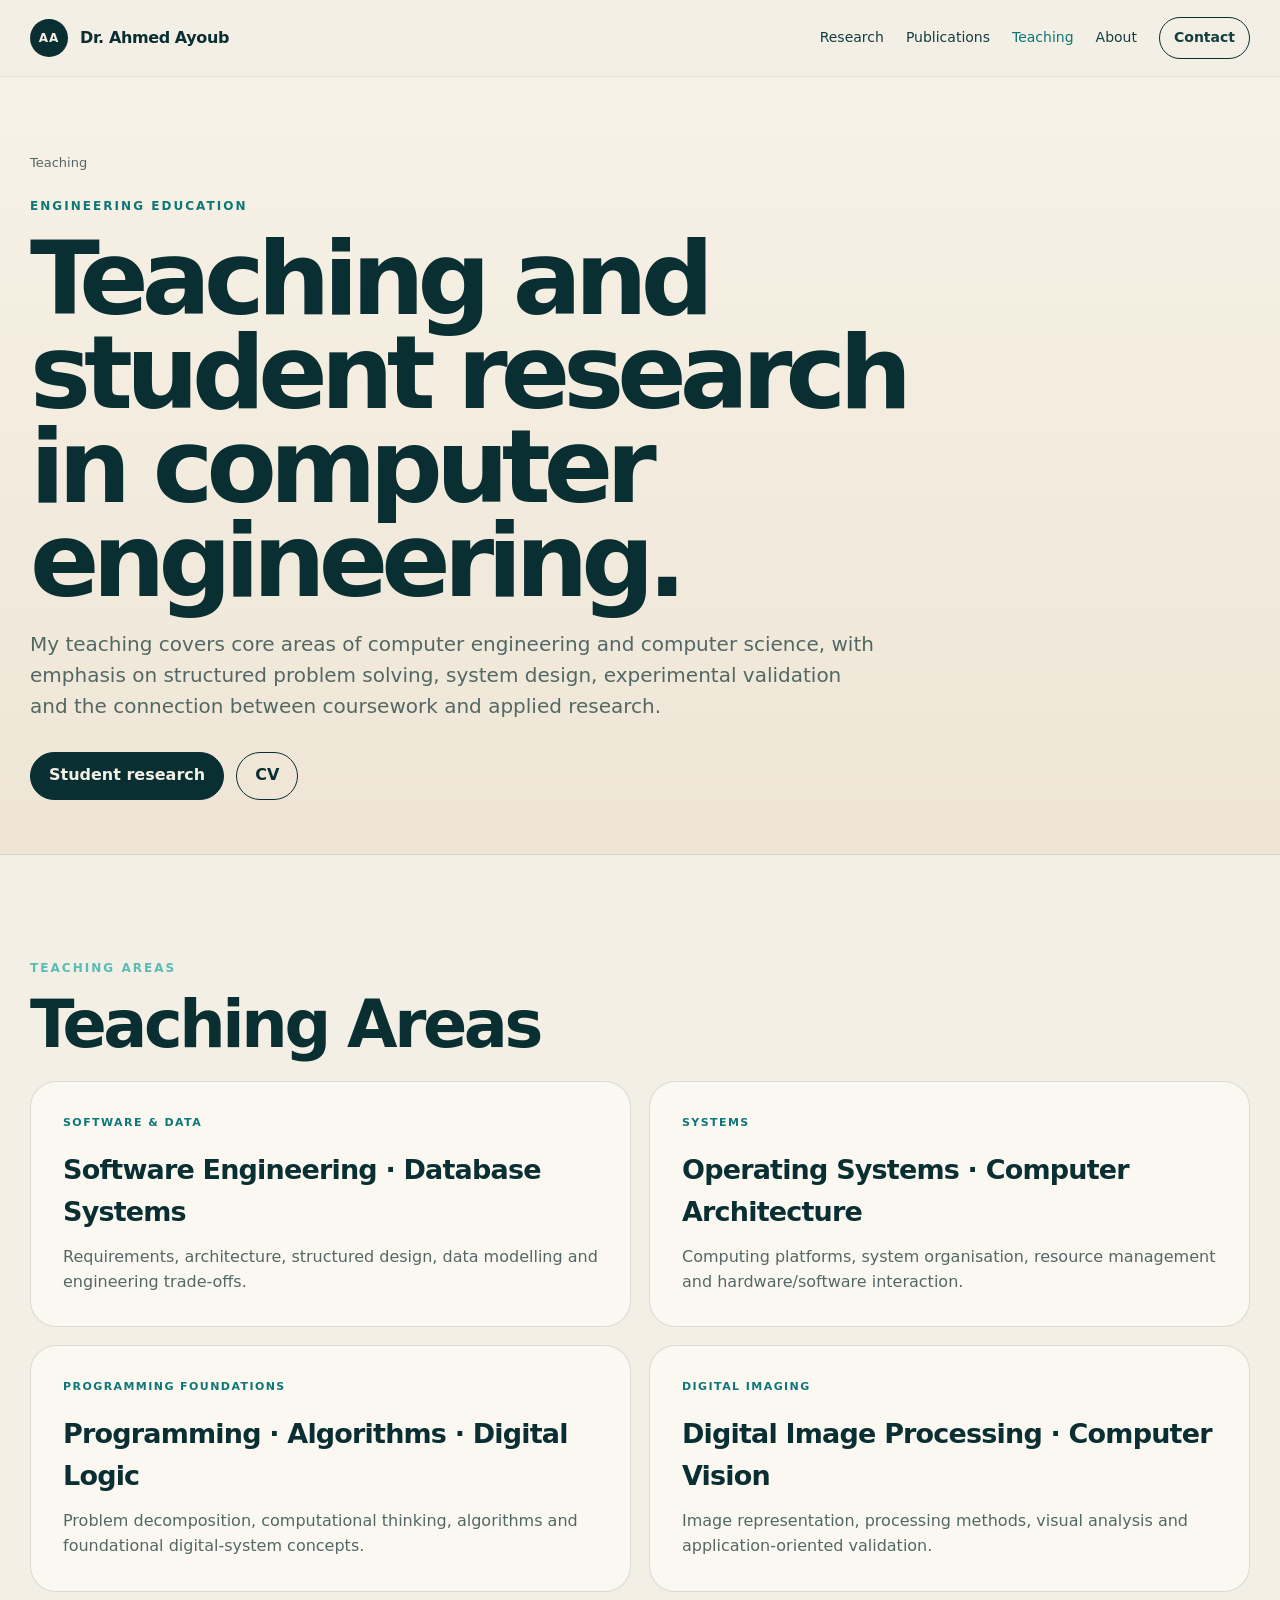
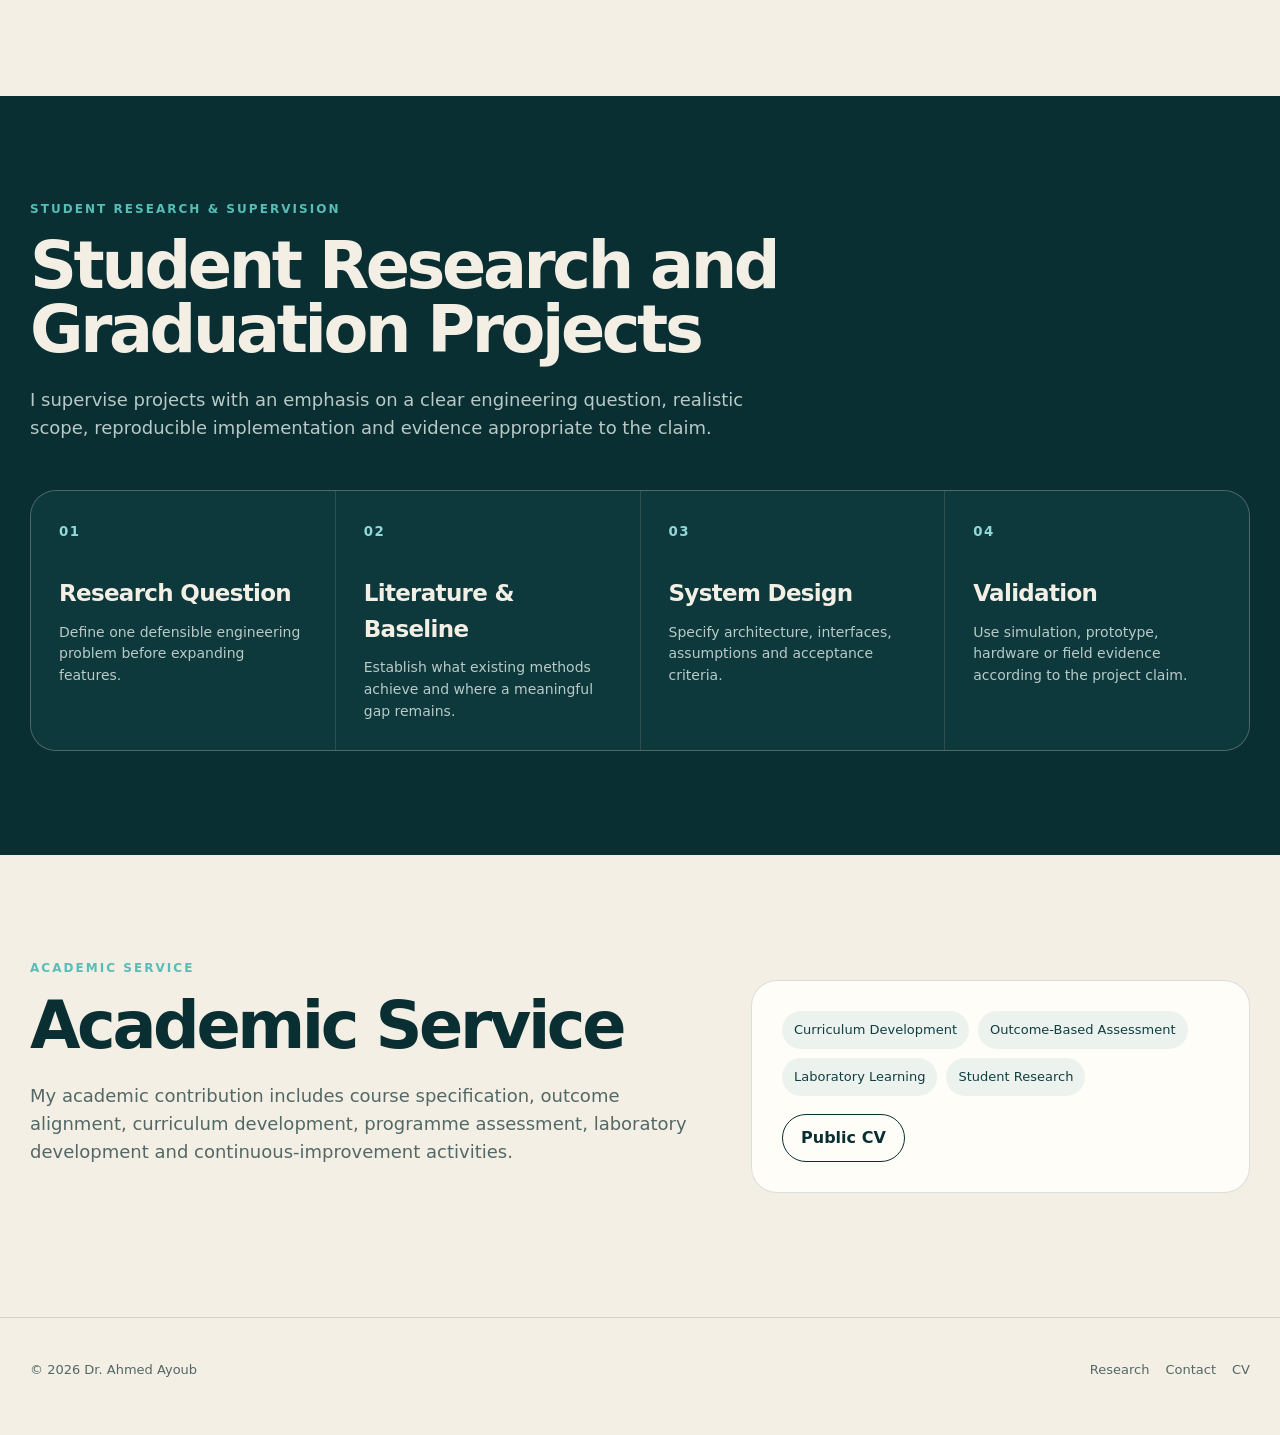
<file: teaching.html>
<!doctype html><html lang="en"><head><meta charset="utf-8"><meta name="viewport" content="width=device-width,initial-scale=1"><title>Teaching — Dr. Ahmed Ayoub</title><meta name="description" content="Teaching areas, student research supervision and academic service of Dr. Ahmed Ayoub."><link rel="icon" href="assets/favicon.svg"><link rel="stylesheet" href="styles.css"><link rel="stylesheet" href="accessibility.css"><link rel="canonical" href="https://aayoubmsa.github.io/ahmed-ayoub-portfolio/teaching.html"><meta property="og:type" content="website"><meta property="og:site_name" content="Dr. Ahmed Ayoub"><meta property="og:url" content="https://aayoubmsa.github.io/ahmed-ayoub-portfolio/teaching.html"><meta property="og:title" content="Teaching — Dr. Ahmed Ayoub"><meta property="og:description" content="Teaching, student research supervision and academic service in computer engineering."><meta property="og:image" content="https://aayoubmsa.github.io/ahmed-ayoub-portfolio/assets/ahmed-ayoub-profile.jpg"><meta name="twitter:card" content="summary"><meta name="twitter:title" content="Teaching — Dr. Ahmed Ayoub"><meta name="twitter:description" content="Teaching, student research and academic service in computer engineering."><meta name="twitter:image" content="https://aayoubmsa.github.io/ahmed-ayoub-portfolio/assets/ahmed-ayoub-profile.jpg"></head><body><a class="skip" href="#main">Skip to content</a>
<header class="nav"><div class="wrap navin"><a class="brand" href="index.html"><span class="mark">AA</span><span>Dr. Ahmed Ayoub</span></a><button class="menu" aria-expanded="false" aria-label="Open navigation">Menu</button><nav class="links"><a href="research.html">Research</a><a href="publications.html">Publications</a><a aria-current="page" href="teaching.html">Teaching</a><a href="about.html">About</a><a class="navcta" href="about.html#contact">Contact</a></nav></div></header>
<main id="main"><section class="pagehero"><div class="wrap"><div class="bread">Teaching</div><div class="eyebrow">Engineering Education</div><h1>Teaching and student research in computer engineering.</h1><p class="lead">My teaching covers core areas of computer engineering and computer science, with emphasis on structured problem solving, system design, experimental validation and the connection between coursework and applied research.</p><div class="actions"><a class="btn primary" href="#supervision">Student research</a><a class="btn ghost" href="cv.pdf" target="_blank" rel="noreferrer">CV</a></div></div></section>
<section class="section"><div class="wrap"><div class="kicker">Teaching Areas</div><h2>Teaching Areas</h2><div class="theme-grid"><div class="theme"><div class="tag">Software &amp; Data</div><h3>Software Engineering · Database Systems</h3><p>Requirements, architecture, structured design, data modelling and engineering trade-offs.</p></div><div class="theme"><div class="tag">Systems</div><h3>Operating Systems · Computer Architecture</h3><p>Computing platforms, system organisation, resource management and hardware/software interaction.</p></div><div class="theme"><div class="tag">Programming Foundations</div><h3>Programming · Algorithms · Digital Logic</h3><p>Problem decomposition, computational thinking, algorithms and foundational digital-system concepts.</p></div><div class="theme"><div class="tag">Digital Imaging</div><h3>Digital Image Processing · Computer Vision</h3><p>Image representation, processing methods, visual analysis and application-oriented validation.</p></div></div></div></section>
<section class="section dark" id="supervision"><div class="wrap"><div class="kicker">Student Research &amp; Supervision</div><h2>Student Research and Graduation Projects</h2><p class="section-intro">I supervise projects with an emphasis on a clear engineering question, realistic scope, reproducible implementation and evidence appropriate to the claim.</p><div class="lens-grid"><div class="lens"><small>01</small><h3>Research Question</h3><p>Define one defensible engineering problem before expanding features.</p></div><div class="lens"><small>02</small><h3>Literature &amp; Baseline</h3><p>Establish what existing methods achieve and where a meaningful gap remains.</p></div><div class="lens"><small>03</small><h3>System Design</h3><p>Specify architecture, interfaces, assumptions and acceptance criteria.</p></div><div class="lens"><small>04</small><h3>Validation</h3><p>Use simulation, prototype, hardware or field evidence according to the project claim.</p></div></div></div></section>
<section class="section"><div class="wrap cta-band"><div><div class="kicker">Academic Service</div><h2>Academic Service</h2><p class="section-intro">My academic contribution includes course specification, outcome alignment, curriculum development, programme assessment, laboratory development and continuous-improvement activities.</p></div><div class="panel"><div class="pills"><span class="pill">Curriculum Development</span><span class="pill">Outcome-Based Assessment</span><span class="pill">Laboratory Learning</span><span class="pill">Student Research</span></div><div class="actions" style="margin-top:18px"><a class="btn ghost" href="cv.pdf" target="_blank" rel="noreferrer">Public CV</a></div></div></div></section></main>
<footer class="footer"><div class="wrap footergrid"><span>© 2026 Dr. Ahmed Ayoub</span><div class="footerlinks"><a href="research.html">Research</a><a href="about.html#contact">Contact</a><a href="cv.pdf" target="_blank" rel="noreferrer">CV</a></div></div></footer><script src="site.js"></script></body></html>
</file>
<file: styles.css>
:root{
  --ink:#0a2f33;--ink2:#123e42;--teal:#0d7778;--aqua:#58bcb7;--aqua2:#91d9d5;
  --paper:#f3efe4;--paper2:#e9e2d2;--white:#fffdf8;--sand:#cbb27f;--muted:#607472;
  --line:rgba(10,47,51,.14);--shadow:0 28px 80px rgba(10,47,51,.13);--r:26px;--max:1220px;
}
*{box-sizing:border-box}html{scroll-behavior:smooth}body{margin:0;background:var(--paper);color:var(--ink);font-family:Inter,ui-sans-serif,system-ui,-apple-system,BlinkMacSystemFont,"Segoe UI",sans-serif;line-height:1.55;text-rendering:optimizeLegibility}a{color:inherit;text-decoration:none}.wrap{width:min(calc(100% - 42px),var(--max));margin:auto}.skip{position:absolute;left:-9999px}.skip:focus{left:16px;top:16px;z-index:99;background:var(--ink);color:var(--paper);padding:10px 14px;border-radius:8px}.nav{position:sticky;top:0;z-index:50;background:rgba(243,239,228,.9);backdrop-filter:blur(18px);border-bottom:1px solid rgba(10,47,51,.08)}.navin{height:76px;display:flex;align-items:center;justify-content:space-between;gap:24px}.brand{display:flex;align-items:center;gap:12px;font-weight:800;letter-spacing:-.025em}.mark{width:38px;height:38px;border-radius:50%;display:grid;place-items:center;background:var(--ink);color:var(--paper);font-size:12px;letter-spacing:.09em}.links{display:flex;align-items:center;gap:22px;font-size:14px;color:var(--ink2)}.links a{padding:8px 0}.links a:hover,.links a[aria-current="page"]{color:var(--teal)}.navcta{border:1px solid var(--ink)!important;padding:9px 14px!important;border-radius:999px;font-weight:700}.menu{display:none;border:1px solid var(--line);background:transparent;border-radius:999px;padding:9px 12px;color:var(--ink);font-weight:750}.hero{position:relative;overflow:hidden;padding:76px 0 46px}.hero:before{content:"";position:absolute;right:-220px;top:-270px;width:640px;height:640px;border-radius:50%;background:radial-gradient(circle,rgba(88,188,183,.28),rgba(88,188,183,0) 67%)}.hero-grid{display:grid;grid-template-columns:1.32fr .68fr;gap:58px;align-items:center;min-height:610px}.eyebrow,.kicker{font-size:12px;letter-spacing:.17em;text-transform:uppercase;font-weight:850;color:var(--teal);margin-bottom:16px}.kicker{color:var(--aqua)}h1{font-size:clamp(55px,7.2vw,108px);line-height:.92;letter-spacing:-.068em;margin:0 0 28px;font-weight:820;max-width:970px}h2{font-size:clamp(40px,5.1vw,70px);line-height:.98;letter-spacing:-.052em;margin:0 0 24px;max-width:920px}h3{letter-spacing:-.03em}.lead{font-size:20px;color:var(--muted);max-width:770px;margin:0 0 30px}.actions{display:flex;gap:12px;flex-wrap:wrap}.btn{display:inline-flex;align-items:center;justify-content:center;min-height:48px;padding:0 18px;border-radius:999px;font-weight:740;border:1px solid var(--ink);transition:.18s ease}.btn.primary{background:var(--ink);color:var(--paper)}.btn.primary:hover{background:#123e42;transform:translateY(-1px)}.btn.ghost:hover{background:rgba(10,47,51,.05)}.hero-side{min-height:440px;display:grid;place-items:center}.hero-portrait{margin:0;width:min(100%,430px);aspect-ratio:4/5;border-radius:26px;overflow:hidden;border:1px solid var(--line);box-shadow:var(--shadow);background:var(--paper2);position:relative}.hero-portrait:after{content:"";position:absolute;inset:0;box-shadow:inset 0 0 0 1px rgba(255,255,255,.18);pointer-events:none}.hero-portrait img{width:100%;height:100%;display:block;object-fit:cover;object-position:center 42%}
.identity-field{position:relative;width:390px;height:390px;border-radius:50%;background:linear-gradient(145deg,rgba(255,253,248,.8),rgba(203,178,127,.15));border:1px solid var(--line);box-shadow:var(--shadow)}.identity-field:before,.identity-field:after{content:"";position:absolute;border-radius:50%;inset:54px;border:1px dashed rgba(13,119,120,.34)}.identity-field:after{inset:116px;border-style:solid;background:var(--ink)}.big-aa{position:absolute;inset:0;display:grid;place-items:center;z-index:2;color:var(--paper);font-size:90px;font-weight:850;letter-spacing:-.09em}.node{position:absolute;background:var(--white);border:1px solid var(--line);box-shadow:0 15px 42px rgba(10,47,51,.11);border-radius:18px;padding:15px 17px;max-width:232px}.node b{display:block;font-size:11px;letter-spacing:.11em;text-transform:uppercase;color:var(--teal);margin-bottom:5px}.node span{display:block;font-size:14px;color:var(--ink2)}.n1{left:-32px;top:34px}.n2{right:-35px;bottom:46px}.proofbar{border-block:1px solid var(--line)}.proofgrid{display:grid;grid-template-columns:repeat(4,1fr)}.proof{padding:22px 24px;border-right:1px solid var(--line)}.proof:last-child{border-right:0}.proof strong{display:block;font-size:15px}.proof span{display:block;font-size:13px;color:var(--muted);margin-top:4px}.section{padding:104px 0}.section.dark{background:var(--ink);color:var(--paper)}.section.soft{background:var(--paper2)}.section-intro{max-width:760px;color:var(--muted);font-size:18px;margin:0 0 48px}.dark .section-intro{color:#b8c9c6}.cards{display:grid;grid-template-columns:repeat(3,1fr);gap:18px}.card{min-height:352px;padding:30px;border-radius:var(--r);background:rgba(255,253,248,.65);border:1px solid var(--line);display:flex;flex-direction:column;justify-content:space-between;transition:.2s ease}.card:hover{transform:translateY(-4px);box-shadow:var(--shadow)}.card.featured{background:linear-gradient(145deg,#0a3438,#0e6062);color:var(--paper);border-color:transparent}.tag{font-size:11px;letter-spacing:.13em;text-transform:uppercase;font-weight:850;color:var(--teal)}.featured .tag{color:var(--aqua2)}.card h3{font-size:31px;line-height:1.04;margin:18px 0 13px}.card p{color:var(--muted);margin:0}.featured p{color:#c5d7d4}.meta{font-size:13px;color:var(--muted);margin-top:28px;display:flex;justify-content:space-between;gap:12px}.featured .meta{color:#a9cfca}.lens-grid{display:grid;grid-template-columns:repeat(4,1fr);gap:1px;background:rgba(243,239,228,.16);border:1px solid rgba(243,239,228,.16);border-radius:var(--r);overflow:hidden}.lens{padding:28px;background:#0d383c;min-height:230px}.lens small{color:var(--aqua2);font-weight:850;letter-spacing:.11em;text-transform:uppercase}.lens h3{font-size:23px;margin:32px 0 10px}.lens p{font-size:14px;color:#b9cac7;margin:0}.method{display:grid;grid-template-columns:.9fr 1.1fr;gap:70px}.steps{border-top:1px solid var(--line)}.step{display:grid;grid-template-columns:66px 1fr;gap:18px;padding:25px 0;border-bottom:1px solid var(--line)}.num{font-size:12px;color:var(--teal);font-weight:850}.step h3{font-size:22px;margin:0 0 7px}.step p{margin:0;color:var(--muted)}.quote{padding:38px;border-radius:var(--r);background:var(--white);border-left:4px solid var(--teal);font-size:24px;letter-spacing:-.025em}.quote small{display:block;font-size:13px;color:var(--muted);margin-top:16px;letter-spacing:0}.cta-band{display:grid;grid-template-columns:1.15fr .85fr;gap:46px;align-items:center}.pills{display:flex;flex-wrap:wrap;gap:9px}.pill{padding:9px 12px;border-radius:999px;background:rgba(13,119,120,.08);font-size:13px;color:var(--ink2)}.panel{padding:30px;border-radius:var(--r);background:var(--white);border:1px solid var(--line)}.footer{padding:42px 0 54px;border-top:1px solid var(--line);font-size:13px;color:var(--muted)}.footergrid{display:flex;justify-content:space-between;gap:24px;flex-wrap:wrap}.footerlinks{display:flex;gap:16px;flex-wrap:wrap}.footerlinks a:hover{color:var(--teal)}
/* Interior */.pagehero{padding:76px 0 54px;background:linear-gradient(180deg,#f7f2e7 0%,#eee5d5 100%);border-bottom:1px solid var(--line)}.pagehero h1{font-size:clamp(58px,8vw,112px);margin-bottom:20px}.pagehero .lead{max-width:850px}.bread{font-size:13px;color:var(--muted);margin-bottom:24px}.project-head{display:grid;grid-template-columns:1fr 250px;gap:58px;align-items:end}.version{border-left:1px solid var(--line);padding-left:24px}.version b{font-size:11px;letter-spacing:.13em;text-transform:uppercase;color:var(--teal)}.version strong{display:block;font-size:20px;margin-top:9px}.version span{font-size:13px;color:var(--muted)}.twocol{display:grid;grid-template-columns:1fr 1fr;gap:20px}.flow{display:grid;grid-template-columns:repeat(5,1fr);gap:12px;margin-top:36px}.flowitem{padding:22px 16px;border-radius:18px;background:#103a3e;color:var(--paper);min-height:150px}.flowitem small{color:var(--aqua2);letter-spacing:.1em;font-weight:850}.flowitem strong{display:block;margin-top:26px;font-size:18px;line-height:1.2}.evidence{display:grid;grid-template-columns:repeat(3,1fr);gap:18px}.ev{padding:28px;border-top:3px solid var(--teal);background:var(--white);border-radius:0 0 20px 20px}.ev b{font-size:11px;letter-spacing:.12em;text-transform:uppercase;color:var(--teal)}.ev h3{font-size:24px;margin:12px 0 8px}.ev p{font-size:14px;color:var(--muted);margin:0}.theme-grid{display:grid;grid-template-columns:repeat(2,1fr);gap:18px}.theme{padding:32px;border:1px solid var(--line);border-radius:var(--r);background:rgba(255,253,248,.62)}.theme h3{font-size:27px;margin:18px 0 12px}.theme p{color:var(--muted);margin:0}.pub-list{border-top:1px solid var(--line)}.pub{display:grid;grid-template-columns:130px 1fr auto;gap:24px;padding:26px 0;border-bottom:1px solid var(--line);align-items:start}.pub-year{font-weight:850;color:var(--teal)}.pub h3{font-size:21px;margin:0 0 7px}.pub p{margin:0;color:var(--muted);font-size:14px}.pub .badge{font-size:11px;border:1px solid var(--line);border-radius:999px;padding:7px 10px;white-space:nowrap}.timeline{border-left:1px solid var(--line);margin-left:6px}.role{position:relative;padding:0 0 30px 30px}.role:before{content:"";position:absolute;left:-5px;top:8px;width:9px;height:9px;border-radius:50%;background:var(--teal)}.role small{color:var(--teal);font-weight:800}.role h3{font-size:23px;margin:5px 0}.role p{margin:0;color:var(--muted)}.contact-grid{display:grid;grid-template-columns:1fr .8fr;gap:50px;align-items:start}.contact-item{padding:17px 0;border-bottom:1px solid var(--line)}.contact-item small{display:block;text-transform:uppercase;letter-spacing:.1em;color:var(--teal);font-weight:800}.contact-item a,.contact-item span{display:block;margin-top:5px;font-size:18px}.status{display:inline-flex;gap:8px;align-items:center;font-size:13px;color:var(--muted)}.dot{width:8px;height:8px;border-radius:50%;background:var(--teal)}
@media(max-width:950px){.links{display:none;position:absolute;top:76px;left:0;right:0;background:var(--paper);border-bottom:1px solid var(--line);padding:18px 22px;flex-direction:column;align-items:flex-start}.links.open{display:flex}.menu{display:block}.hero-grid,.method,.cta-band,.project-head,.contact-grid{grid-template-columns:1fr}.hero-grid{gap:16px;min-height:auto}.hero-side{min-height:410px}.hero-portrait{width:min(82vw,390px)}.proofgrid{grid-template-columns:1fr 1fr}.proof:nth-child(2){border-right:0}.proof:nth-child(-n+2){border-bottom:1px solid var(--line)}.cards,.evidence{grid-template-columns:1fr}.lens-grid{grid-template-columns:1fr 1fr}.flow{grid-template-columns:1fr 1fr}.version{border-left:0;border-top:1px solid var(--line);padding:20px 0 0}.section{padding:76px 0}.pub{grid-template-columns:100px 1fr}.pub .badge{grid-column:2}.theme-grid{grid-template-columns:1fr}}
@media(max-width:580px){.wrap{width:min(calc(100% - 28px),var(--max))}h1{font-size:52px}.pagehero h1{font-size:58px}.hero-side{min-height:330px}.hero-portrait{width:min(84vw,330px);border-radius:22px}.identity-field{width:290px;height:290px}.identity-field:before{inset:42px}.identity-field:after{inset:88px}.big-aa{font-size:66px}.node{max-width:190px}.n1{left:-5px;top:14px}.n2{right:-5px;bottom:18px}.proofgrid{grid-template-columns:1fr}.proof{border-right:0;border-bottom:1px solid var(--line)}.lens-grid{grid-template-columns:1fr}.flow{grid-template-columns:1fr}.twocol{grid-template-columns:1fr}.pub{grid-template-columns:1fr;gap:7px}.pub .badge{grid-column:1;width:max-content}.footergrid{flex-direction:column}}
</file>
<file: accessibility.css>
:root{--muted:#536866}
a:focus-visible,button:focus-visible{outline:3px solid #58bcb7;outline-offset:3px;border-radius:6px}
.twocol .panel h2{font-size:clamp(30px,3vw,46px);line-height:1.05;letter-spacing:-.04em}
</file>
